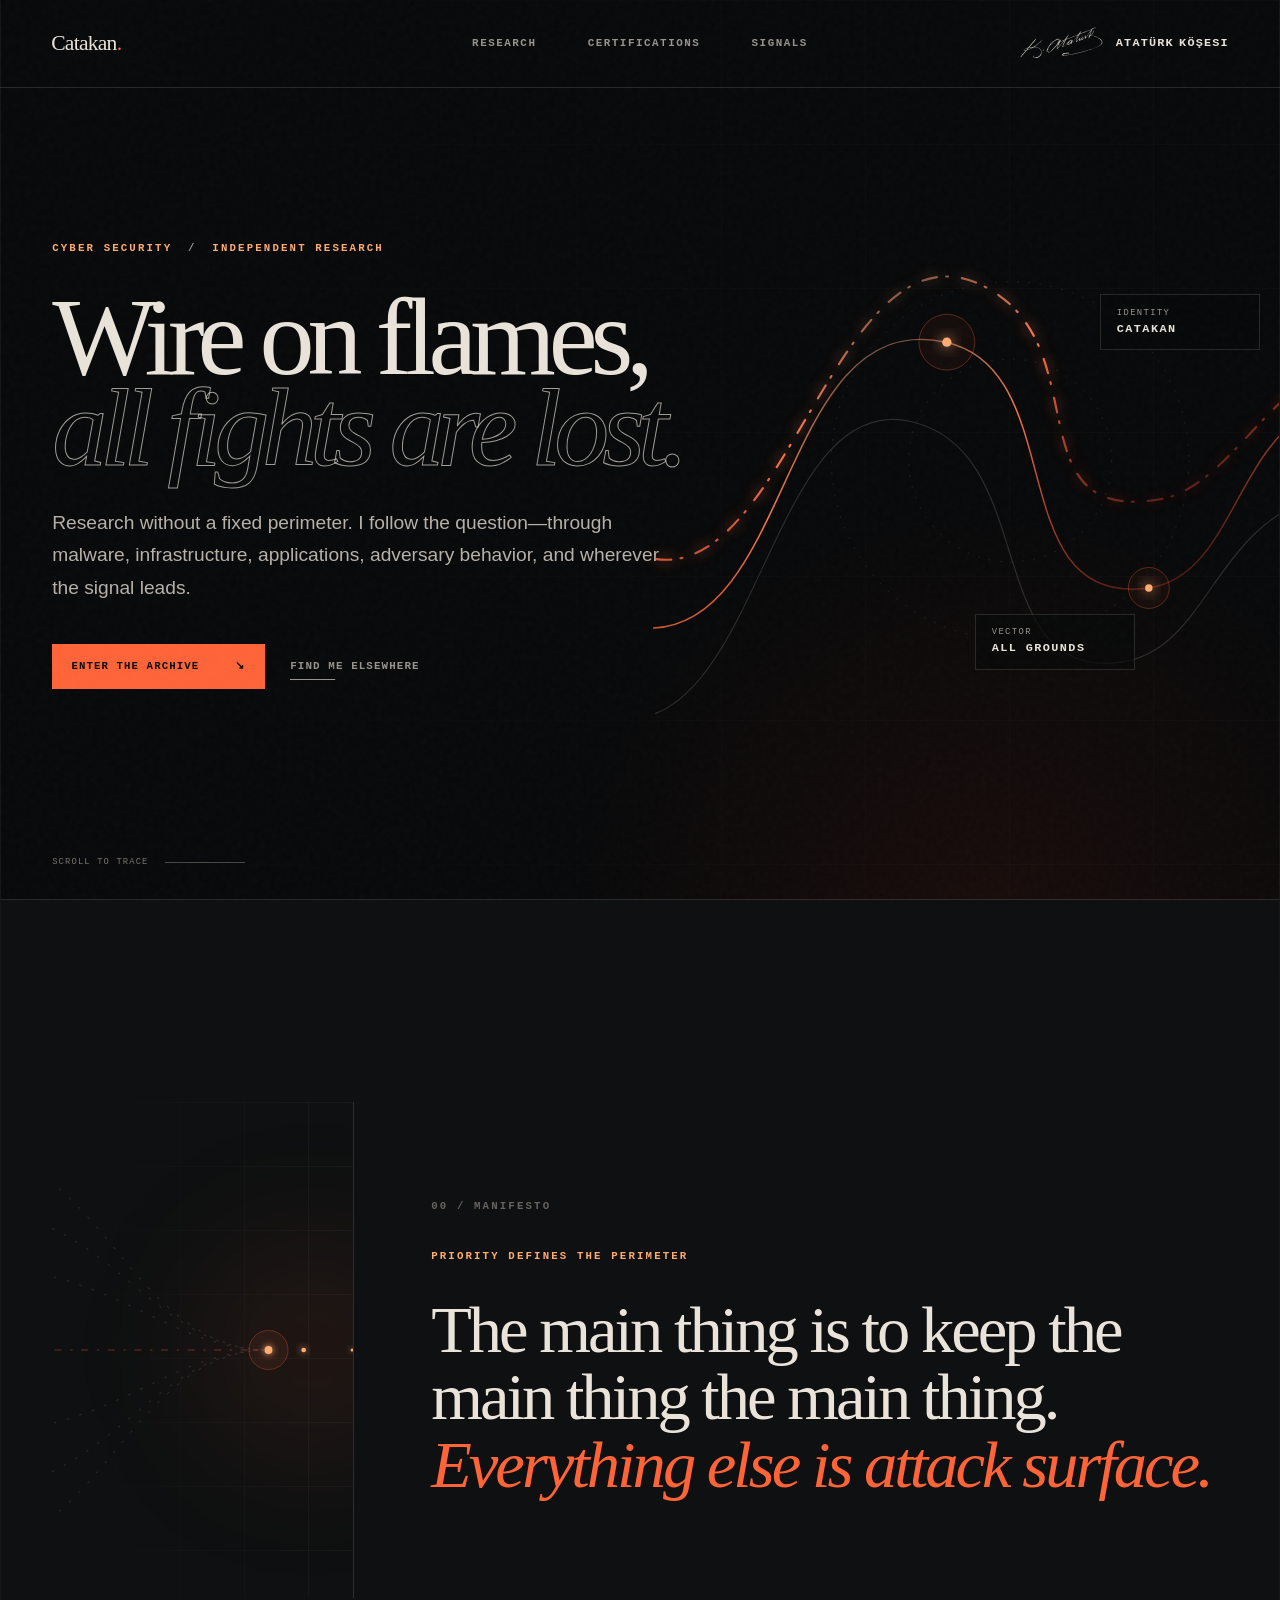
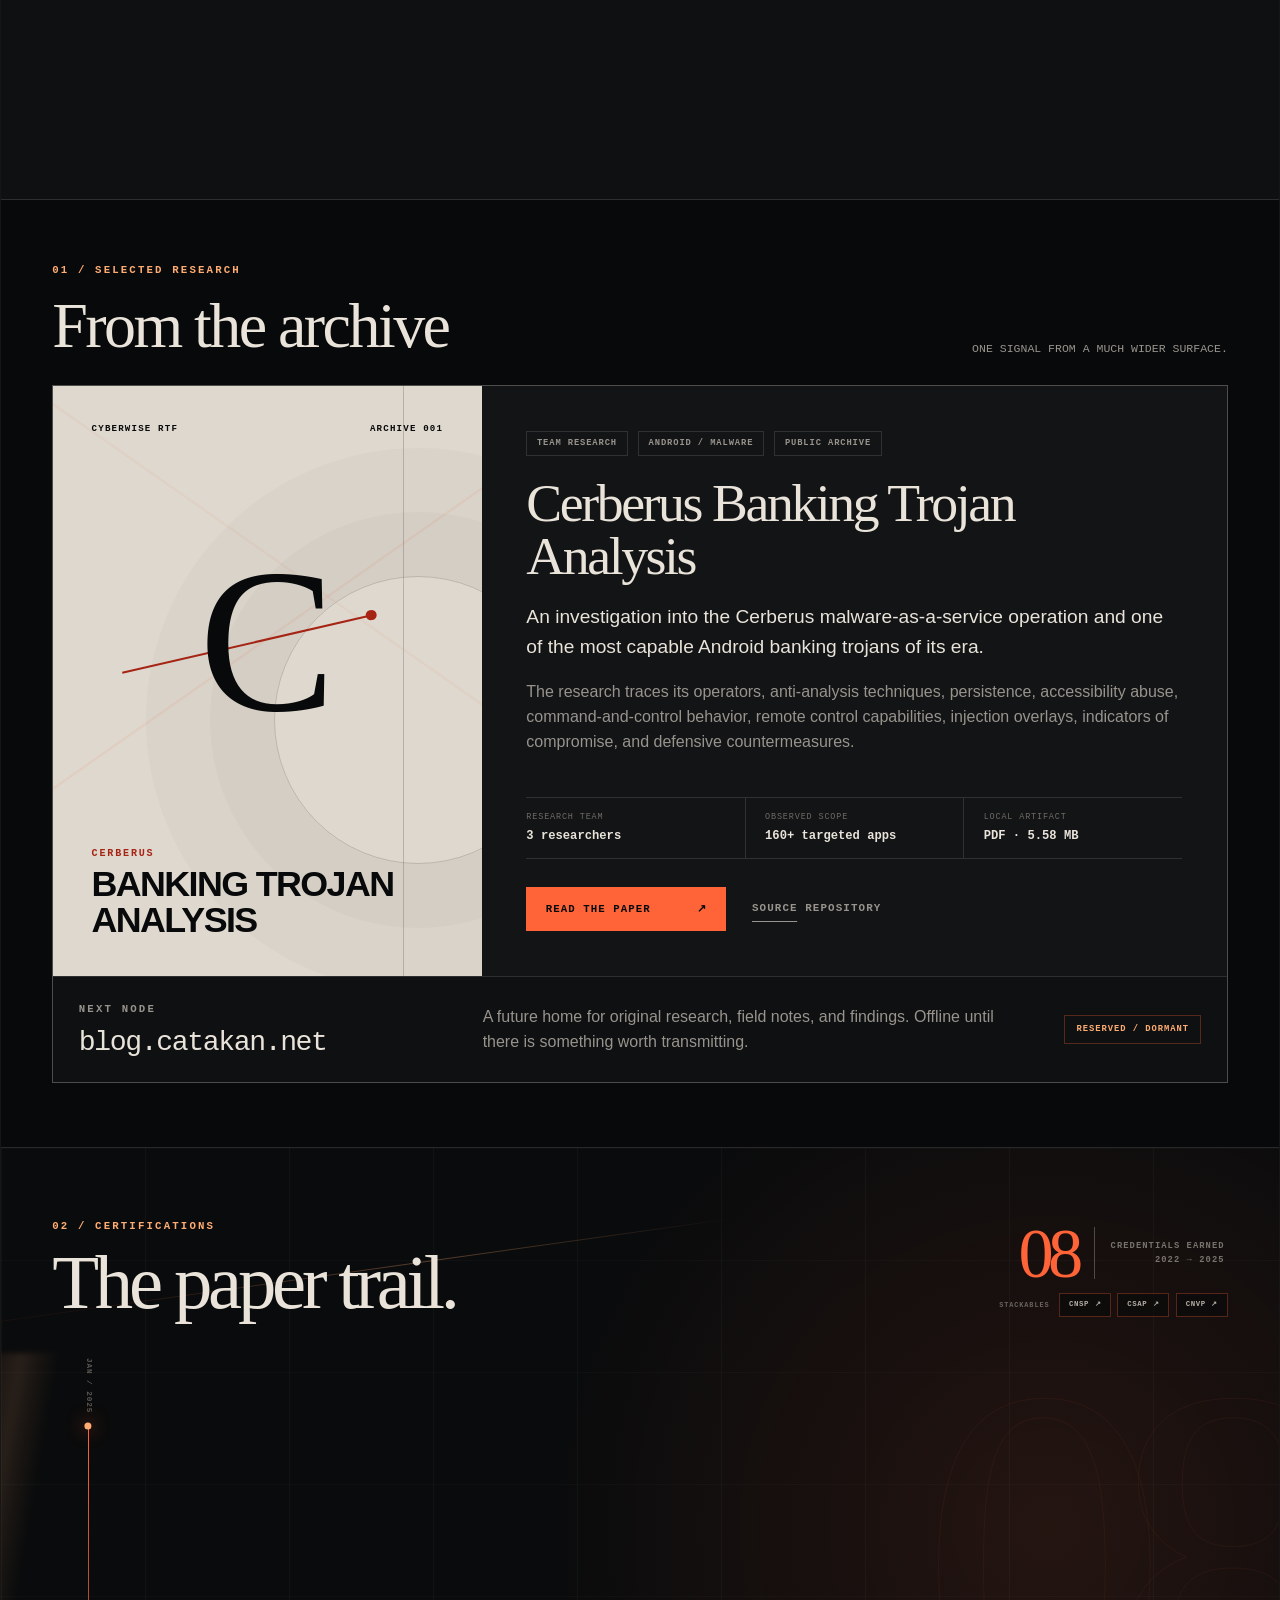
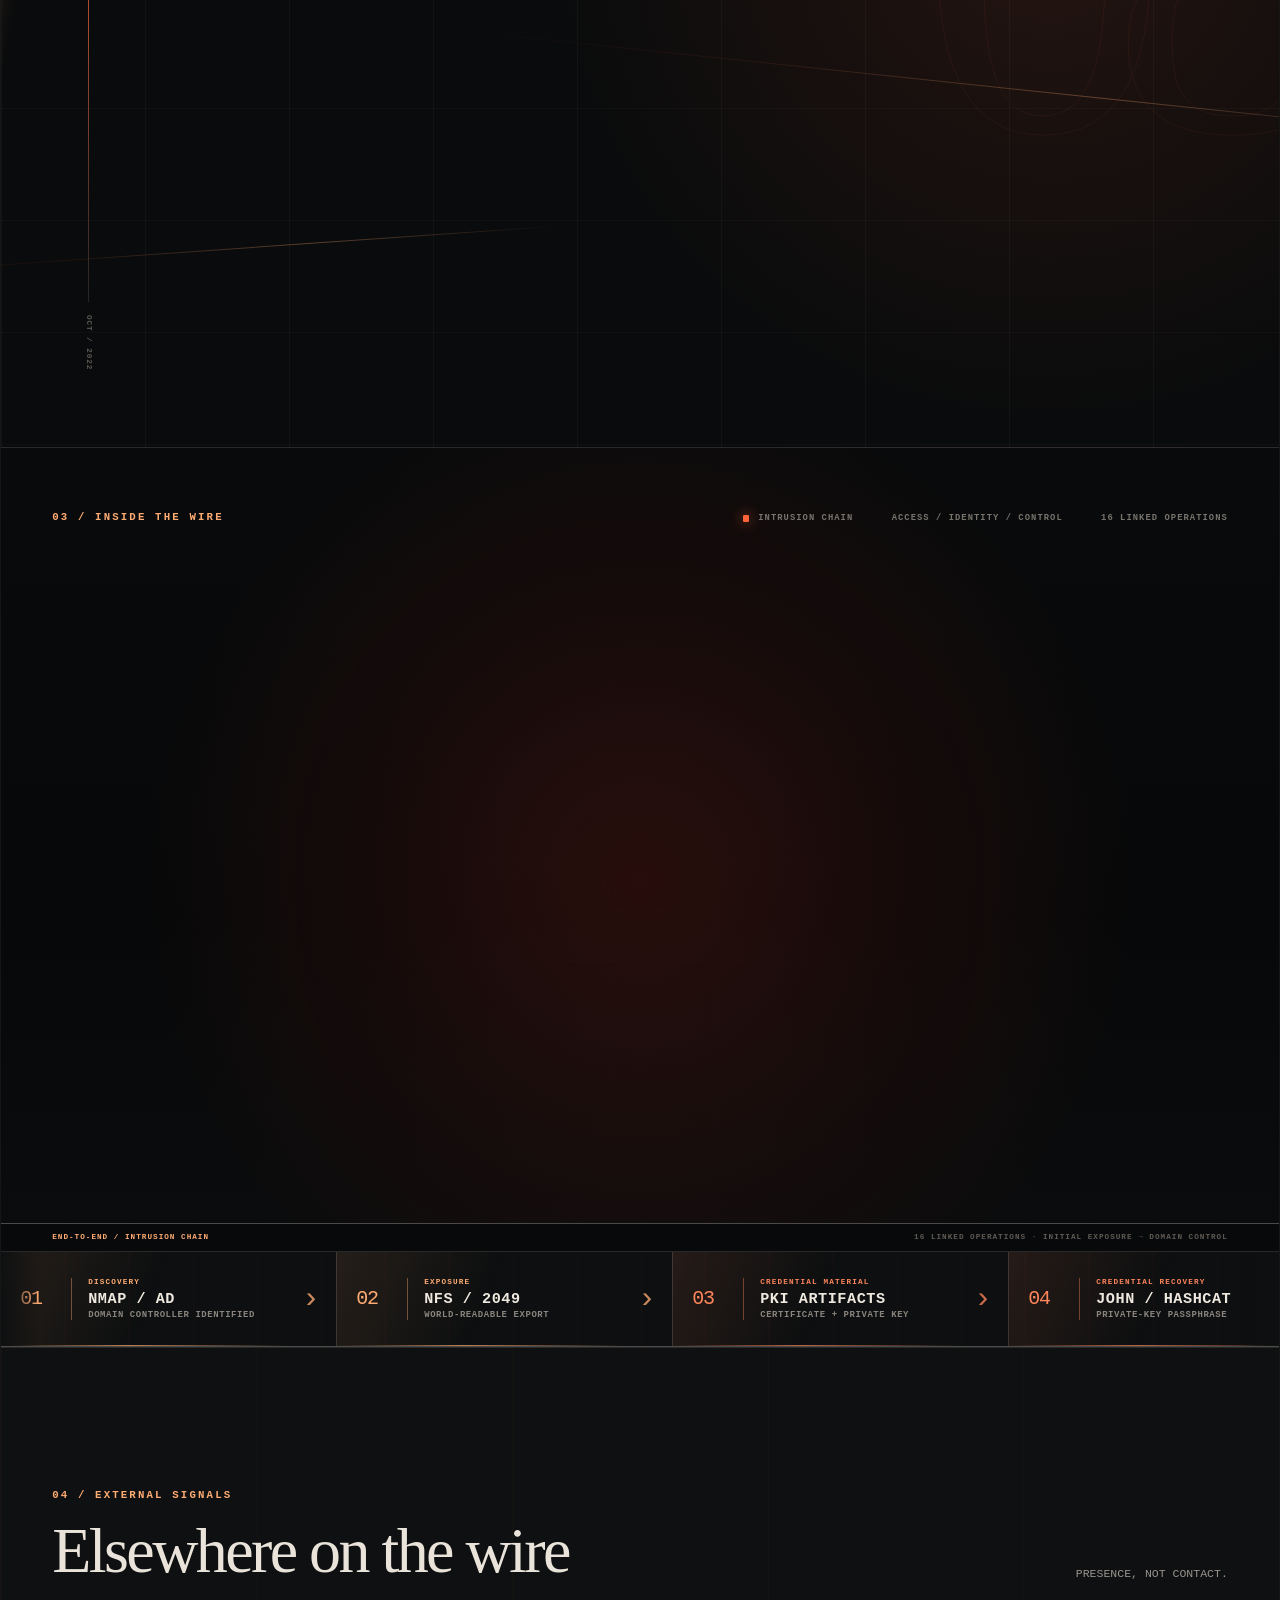
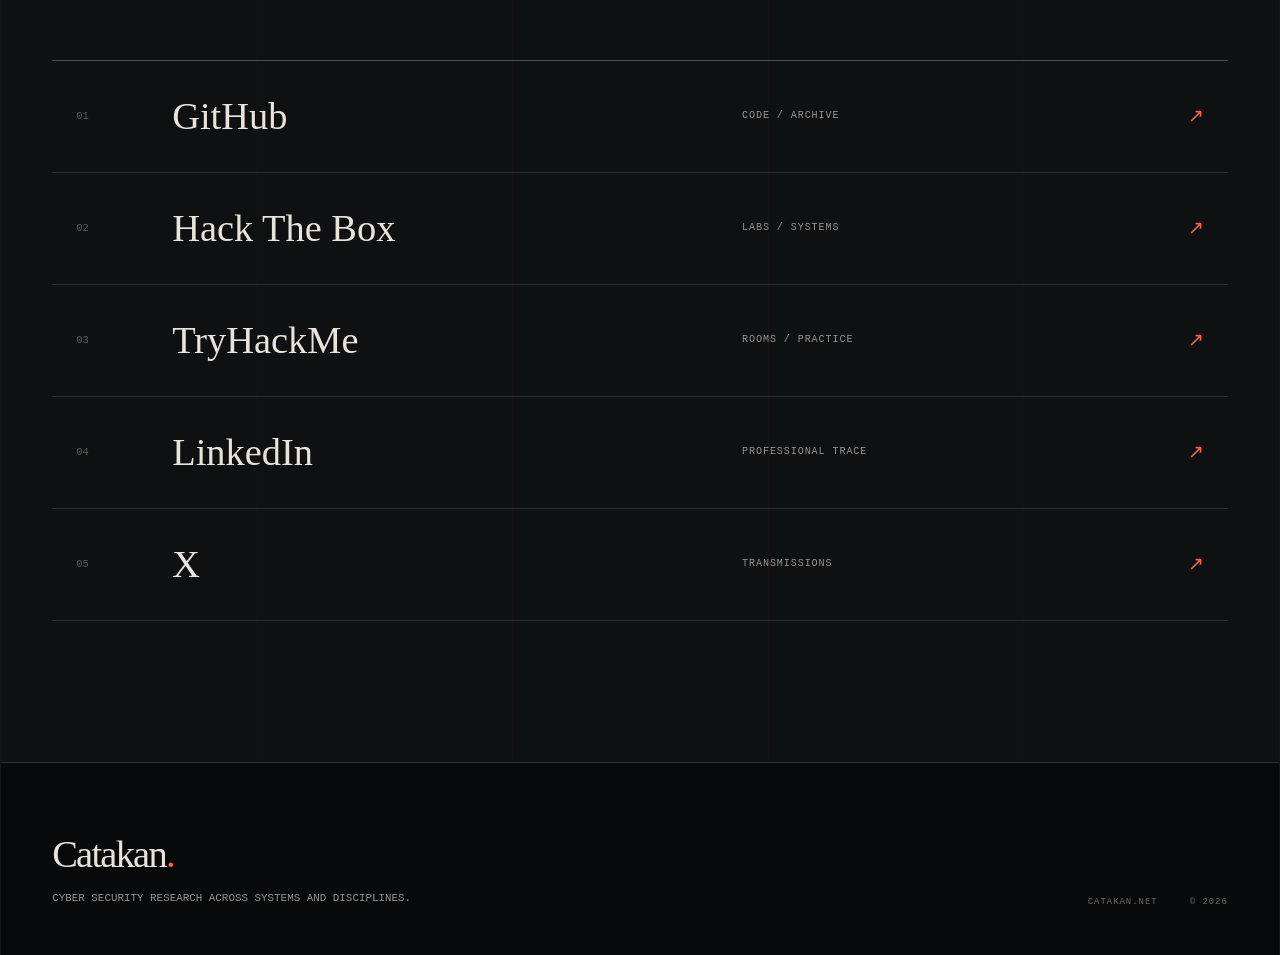
<file: index.html>
<!doctype html>
<html lang="en">
  <head>
    <meta charset="utf-8">
    <meta name="viewport" content="width=device-width, initial-scale=1">
    <meta name="theme-color" content="#08090a">

    <title>Catakan — Somewhere in the wire</title>
    <meta
      name="description"
      content="Catakan is an independent cyber security researcher following questions across the entire attack surface."
    >
    <meta name="author" content="Catakan">

    <meta property="og:type" content="website">
    <meta property="og:title" content="Catakan — Somewhere in the wire">
    <meta
      property="og:description"
      content="Cyber security research without a fixed perimeter."
    >
    <meta property="og:url" content="https://catakan.net/">
    <meta property="og:site_name" content="Catakan">

    <link rel="canonical" href="https://catakan.net/">
    <link rel="icon" href="assets/favicon.svg" type="image/svg+xml">
    <link rel="stylesheet" href="styles.css">
    <script src="credentials.js" defer></script>
    <script src="script.js" defer></script>
  </head>

  <body>
    <a class="skip-link" href="#main-content">Skip to content</a>

    <div class="page-shell">
      <header class="site-header">
        <a class="brand" href="#top" aria-label="Catakan, back to top">
          <span>Catakan<span class="brand-stop" aria-hidden="true">.</span></span>
        </a>

        <nav class="site-nav" aria-label="Primary navigation">
          <a href="#research">Research</a>
          <a href="#certifications">Certifications</a>
          <a href="#signals">Signals</a>
        </nav>

        <a class="ataturk-corner-link" href="/ataturk/">
          <span class="ataturk-signature" aria-hidden="true"></span>
          <span class="ataturk-corner-copy"><span>Atatürk</span><span>Köşesi</span></span>
        </a>
      </header>

      <main id="main-content">
        <section class="hero" id="top" aria-labelledby="hero-title">
          <div class="hero-copy">
            <p class="eyebrow reveal">Cyber security <span>/</span> independent research</p>
            <h1 id="hero-title" class="reveal reveal-delay-1">
              <span>Wire on flames,</span>
              <span>all fights are lost.</span>
            </h1>
            <p class="hero-intro reveal reveal-delay-2">
              Research without a fixed perimeter. I follow the question—through
              malware, infrastructure, applications, adversary behavior, and
              wherever the signal leads.
            </p>
            <div class="hero-actions reveal reveal-delay-3">
              <a class="button button-primary" href="#research">
                <span>Enter the archive</span>
                <span aria-hidden="true">↘</span>
              </a>
              <a class="text-link" href="#signals">Find me elsewhere</a>
            </div>
          </div>

          <div class="hero-visual reveal reveal-delay-2" aria-hidden="true">
            <svg class="wire-map" viewBox="0 0 660 720" role="presentation">
              <defs>
                <filter id="wire-glow" x="-100%" y="-100%" width="300%" height="300%">
                  <feGaussianBlur stdDeviation="7" result="blur"></feGaussianBlur>
                  <feMerge>
                    <feMergeNode in="blur"></feMergeNode>
                    <feMergeNode in="SourceGraphic"></feMergeNode>
                  </feMerge>
                </filter>
                <linearGradient id="wire-gradient" x1="0" y1="0" x2="1" y2="1">
                  <stop offset="0" stop-color="#f1c7a7" stop-opacity="0"></stop>
                  <stop offset=".4" stop-color="#ff7548"></stop>
                  <stop offset="1" stop-color="#d72d17" stop-opacity="0"></stop>
                </linearGradient>
              </defs>
              <circle cx="361" cy="354" r="192" class="orbit orbit-outer"></circle>
              <circle cx="361" cy="354" r="109" class="orbit orbit-inner"></circle>
              <path
                class="wire wire-dim"
                d="M-20 626C96 580 116 282 253 312c142 30 75 278 226 259 91-12 99-137 201-174"
              ></path>
              <path
                class="wire wire-bright"
                d="M-22 534C129 527 116 188 292 227c135 30 58 286 218 264 86-12 93-145 171-188"
              ></path>
              <path
                class="wire wire-hot"
                d="M-19 460C123 480 177 91 331 166c127 62 31 256 190 230 61-10 102-89 160-129"
              ></path>
              <g class="node-group">
                <circle cx="293" cy="227" r="30" class="node-halo"></circle>
                <circle cx="293" cy="227" r="5" class="node"></circle>
              </g>
              <g class="node-group node-group-second">
                <circle cx="510" cy="491" r="22" class="node-halo"></circle>
                <circle cx="510" cy="491" r="4" class="node"></circle>
              </g>
            </svg>

            <div class="signal-card signal-card-top">
              <span>IDENTITY</span>
              <strong>CATAKAN</strong>
            </div>
            <div class="signal-card signal-card-bottom">
              <span>VECTOR</span>
              <strong>ALL GROUNDS</strong>
            </div>
          </div>

          <div class="scroll-cue" aria-hidden="true">
            <span>Scroll to trace</span>
            <span class="scroll-line"></span>
          </div>
        </section>

        <section class="manifesto section-pad" id="manifesto" aria-labelledby="manifesto-title">
          <div class="convergence-visual" aria-hidden="true">
            <svg viewBox="0 0 520 620" role="presentation">
              <defs>
                <filter id="convergence-glow" x="-100%" y="-100%" width="300%" height="300%">
                  <feGaussianBlur stdDeviation="5" result="blur"></feGaussianBlur>
                  <feMerge>
                    <feMergeNode in="blur"></feMergeNode>
                    <feMergeNode in="SourceGraphic"></feMergeNode>
                  </feMerge>
                </filter>
                <linearGradient id="convergence-gradient" x1="0" y1="0" x2="1" y2="0">
                  <stop offset="0" stop-color="#e9e3da" stop-opacity="0"></stop>
                  <stop offset=".7" stop-color="#ff7548" stop-opacity=".8"></stop>
                  <stop offset="1" stop-color="#ffac73"></stop>
                </linearGradient>
              </defs>
              <g class="trace-bundle">
                <path class="convergence-trace" d="M-15 60C145 60 186 310 360 310"></path>
                <path class="convergence-trace" d="M-15 132C154 132 211 310 360 310"></path>
                <path class="convergence-trace" d="M-15 204C160 204 233 310 360 310"></path>
                <path class="convergence-trace convergence-trace-main" d="M-15 310H360"></path>
                <path class="convergence-trace" d="M-15 416C160 416 233 310 360 310"></path>
                <path class="convergence-trace" d="M-15 488C154 488 211 310 360 310"></path>
                <path class="convergence-trace" d="M-15 560C145 560 186 310 360 310"></path>
              </g>

              <path class="convergence-output" d="M360 310H540"></path>
              <circle class="convergence-halo" cx="360" cy="310" r="25"></circle>
              <circle class="convergence-core" cx="360" cy="310" r="5"></circle>
              <circle class="convergence-packet convergence-packet-one" cx="405" cy="310" r="3"></circle>
              <circle class="convergence-packet convergence-packet-two" cx="467" cy="310" r="2"></circle>
            </svg>
          </div>

          <div class="manifesto-content">
            <div class="section-index" aria-hidden="true">00 / MANIFESTO</div>
            <p class="eyebrow">Priority defines the perimeter</p>
            <h2 id="manifesto-title">
              The main thing is to keep the main thing the main thing.
              <em>Everything else is attack surface.</em>
            </h2>
          </div>
        </section>

        <section class="research section-pad" id="research" aria-labelledby="research-title">
          <div class="section-heading">
            <div>
              <p class="section-index">01 / SELECTED RESEARCH</p>
              <h2 id="research-title">From the archive</h2>
            </div>
            <p class="section-aside">One signal from a much wider surface.</p>
          </div>

          <div class="research-stack">
            <article class="research-card">
              <div class="paper-cover" aria-hidden="true">
                <div class="paper-topline">
                  <span>CYBERWISE RTF</span>
                  <span>ARCHIVE 001</span>
                </div>
                <div class="paper-symbol">
                  <span>C</span>
                  <span class="symbol-trace"></span>
                </div>
                <div class="paper-title">
                  <span>CERBERUS</span>
                  <strong>BANKING TROJAN<br>ANALYSIS</strong>
                </div>
              </div>

              <div class="research-copy">
                <div class="research-meta">
                  <span>Team research</span>
                  <span>Android / Malware</span>
                  <span>Public archive</span>
                </div>
                <h3>Cerberus Banking Trojan Analysis</h3>
                <p class="research-lead">
                  An investigation into the Cerberus malware-as-a-service operation
                  and one of the most capable Android banking trojans of its era.
                </p>
                <p>
                  The research traces its operators, anti-analysis techniques,
                  persistence, accessibility abuse, command-and-control behavior,
                  remote control capabilities, injection overlays, indicators of
                  compromise, and defensive countermeasures.
                </p>

                <dl class="research-facts">
                  <div>
                    <dt>Research team</dt>
                    <dd>3 researchers</dd>
                  </div>
                  <div>
                    <dt>Observed scope</dt>
                    <dd>160+ targeted apps</dd>
                  </div>
                  <div>
                    <dt>Local artifact</dt>
                    <dd>PDF · 5.58 MB</dd>
                  </div>
                </dl>

                <div class="research-actions">
                  <a
                    class="button button-primary"
                    href="assets/research/cerberus-research-paper.pdf"
                    target="_blank"
                    rel="noopener"
                  >
                    <span>Read the paper</span>
                    <span aria-hidden="true">↗</span>
                  </a>
                  <a
                    class="text-link"
                    href="https://github.com/ics-iot-bootcamp/cerberus_research"
                    target="_blank"
                    rel="noopener noreferrer"
                  >Source repository</a>
                </div>
              </div>
            </article>

            <div class="future-node">
              <div>
                <p class="eyebrow">Next node</p>
                <h3>blog.catakan.net</h3>
              </div>
              <p>
                A future home for original research, field notes, and findings.
                Offline until there is something worth transmitting.
              </p>
              <span class="node-state">Reserved / dormant</span>
            </div>
          </div>
        </section>

        <section
          class="certifications section-pad"
          id="certifications"
          aria-labelledby="certifications-title"
          data-certifications
        >
          <div class="certification-traces" aria-hidden="true">
            <span></span>
            <span></span>
            <span></span>
          </div>

          <header class="certifications-heading">
            <div>
              <p class="section-index">02 / CERTIFICATIONS</p>
              <h2 id="certifications-title">The paper trail.</h2>
            </div>
            <div class="certification-summary">
              <div class="certification-total" aria-label="Eight certifications earned from 2022 through 2025">
                <strong>08</strong>
                <span>credentials earned<br>2022 → 2025</span>
              </div>
              <nav
                class="stackable-verifications"
                data-stackable-verifications
                aria-label="Verify CompTIA stackable certifications"
              ></nav>
            </div>
          </header>

          <div class="certification-stage">
            <div class="certification-axis" aria-hidden="true">
              <span>JAN / 2025</span>
              <i><b></b></i>
              <span>OCT / 2022</span>
            </div>

            <ol class="certification-list">
              <li class="certification-card" data-credential="oscp">
                <span class="certification-number" aria-hidden="true">01</span>
                <div class="certification-copy">
                  <span class="certification-domain">Offensive security</span>
                  <div class="certification-title-row">
                    <h3>OSCP <span aria-hidden="true">|</span> OSCP+</h3>
                    <span
                      class="certification-verifications"
                      data-credential-verifications
                      aria-label="OSCP credential verification links"
                    ></span>
                  </div>
                </div>
                <time datetime="2025-01" aria-label="January 2025"><span>JAN</span>2025</time>
              </li>
              <li class="certification-card" data-credential="ecppt">
                <span class="certification-number" aria-hidden="true">02</span>
                <div class="certification-copy">
                  <span class="certification-domain">Penetration testing</span>
                  <div class="certification-title-row">
                    <h3>eCPPT</h3>
                    <span class="certification-verifications" data-credential-verifications></span>
                  </div>
                </div>
                <time datetime="2024-06" aria-label="June 2024"><span>JUN</span>2024</time>
              </li>
              <li class="certification-card" data-credential="emapt">
                <span class="certification-number" aria-hidden="true">03</span>
                <div class="certification-copy">
                  <span class="certification-domain">Mobile application</span>
                  <div class="certification-title-row">
                    <h3>eMAPT</h3>
                    <span class="certification-verifications" data-credential-verifications></span>
                  </div>
                </div>
                <time datetime="2024-04" aria-label="April 2024"><span>APR</span>2024</time>
              </li>
              <li class="certification-card" data-credential="ewptx">
                <span class="certification-number" aria-hidden="true">04</span>
                <div class="certification-copy">
                  <span class="certification-domain">Web application</span>
                  <div class="certification-title-row">
                    <h3>eWPTXv2</h3>
                    <span class="certification-verifications" data-credential-verifications></span>
                  </div>
                </div>
                <time datetime="2023-11" aria-label="November 2023"><span>NOV</span>2023</time>
              </li>
              <li class="certification-card" data-credential="pentest">
                <span class="certification-number" aria-hidden="true">05</span>
                <div class="certification-copy">
                  <span class="certification-domain">PT0-002 / Penetration testing</span>
                  <div class="certification-title-row">
                    <h3>CompTIA PenTest+</h3>
                    <span class="certification-verifications" data-credential-verifications></span>
                  </div>
                </div>
                <time datetime="2023-11" aria-label="November 2023"><span>NOV</span>2023</time>
              </li>
              <li class="certification-card" data-credential="cysa">
                <span class="certification-number" aria-hidden="true">06</span>
                <div class="certification-copy">
                  <span class="certification-domain">CS0-003 / Security analytics</span>
                  <div class="certification-title-row">
                    <h3>CompTIA CySA+</h3>
                    <span class="certification-verifications" data-credential-verifications></span>
                  </div>
                </div>
                <time datetime="2023-06" aria-label="June 2023"><span>JUN</span>2023</time>
              </li>
              <li class="certification-card" data-credential="security">
                <span class="certification-number" aria-hidden="true">07</span>
                <div class="certification-copy">
                  <span class="certification-domain">SY0-601 / Security foundations</span>
                  <div class="certification-title-row">
                    <h3>CompTIA Security+</h3>
                    <span class="certification-verifications" data-credential-verifications></span>
                  </div>
                </div>
                <time datetime="2023-03" aria-label="March 2023"><span>MAR</span>2023</time>
              </li>
              <li class="certification-card" data-credential="network">
                <span class="certification-number" aria-hidden="true">08</span>
                <div class="certification-copy">
                  <span class="certification-domain">N10-008 / Network foundations</span>
                  <div class="certification-title-row">
                    <h3>CompTIA Network+</h3>
                    <span class="certification-verifications" data-credential-verifications></span>
                  </div>
                </div>
                <time datetime="2022-10" aria-label="October 2022"><span>OCT</span>2022</time>
              </li>
            </ol>
          </div>
        </section>

        <section
          class="horsemen"
          id="inside-wire"
          aria-labelledby="horsemen-title"
          data-horsemen
        >
          <div class="horsemen-grid" aria-hidden="true"></div>
          <div class="horsemen-orbit horsemen-orbit-outer" aria-hidden="true"></div>
          <div class="horsemen-orbit horsemen-orbit-inner" aria-hidden="true"></div>

          <header class="horsemen-header">
            <p class="section-index">03 / INSIDE THE WIRE</p>
            <div class="case-readout" aria-label="End-to-end intrusion-chain context">
              <span><i aria-hidden="true"></i> Intrusion chain</span>
              <span>Access / identity / control</span>
              <span>16 linked operations</span>
            </div>
          </header>

          <div class="horsemen-scene">
            <div class="horsemen-art">
              <div class="horsemen-image-shell">
                <img
                  src="assets/generic_images/the5horseman.jpg"
                  alt="The Five Horsemen of malware: spyware, ransomware, botnet, stealer, and adware"
                  width="1500"
                  height="500"
                  loading="lazy"
                  decoding="async"
                >
                <div class="horsemen-scan" aria-hidden="true"></div>
              </div>
              <span class="frame-code frame-code-left" aria-hidden="true">END-TO-END / PENETRATION FLOW</span>
              <span class="frame-code frame-code-right" aria-hidden="true">INITIAL ACCESS → DOMAIN CONTROL</span>
            </div>

            <div class="horsemen-copy">
              <h2
                id="horsemen-title"
                aria-label="I'm in your infra laughing at your session history."
              >
                <span class="horsemen-line horsemen-line-one" aria-hidden="true">I'm in your infra</span>
                <span class="horsemen-line horsemen-line-two" aria-hidden="true">laughing at your</span>
                <span class="horsemen-line horsemen-line-three" aria-hidden="true">session history.</span>
              </h2>
            </div>
          </div>

          <div
            class="threat-ticker"
            aria-label="End-to-end compromise path from initial exposure to Administrator access"
          >
            <div class="attack-rail-label" aria-hidden="true">
              <span>End-to-end / intrusion chain</span>
              <span>16 linked operations · initial exposure → domain control</span>
            </div>
            <div class="threat-window">
              <div class="threat-track" data-threat-track>
                <div class="threat-sequence" data-threat-sequence role="list">
                  <span data-phase="discovery" role="listitem"><b>01</b><em>Discovery</em><strong>NMAP / AD</strong><small>domain controller identified</small></span>
                  <span data-phase="discovery" role="listitem"><b>02</b><em>Exposure</em><strong>NFS / 2049</strong><small>world-readable export</small></span>
                  <span data-phase="foothold" role="listitem"><b>03</b><em>Credential material</em><strong>PKI artifacts</strong><small>certificate + private key</small></span>
                  <span data-phase="foothold" role="listitem"><b>04</b><em>Credential recovery</em><strong>John / Hashcat</strong><small>private-key passphrase</small></span>
                  <span data-phase="foothold" role="listitem"><b>05</b><em>Initial identity</em><strong>Certipy</strong><small>user TGT + NT hash</small></span>
                  <span data-phase="control" role="listitem"><b>06</b><em>Pathfinding</em><strong>BloodHound</strong><small>ForceChangePassword</small></span>
                  <span data-phase="control" role="listitem"><b>07</b><em>Account control</em><strong>NetExec</strong><small>controlled password reset</small></span>
                  <span data-phase="esc14" role="listitem"><b>08</b><em>ESC14 / stage 01</em><strong>Mail mapping</strong><small>certificate identity redirected</small></span>
                  <span data-phase="esc14" role="listitem"><b>09</b><em>Certificate enrollment</em><strong>AD CS</strong><small>enrollment template abused</small></span>
                  <span data-phase="esc14" role="listitem"><b>10</b><em>Identity transition</em><strong>Kerberos</strong><small>privileged-user TGT</small></span>
                  <span data-phase="esc14" role="listitem"><b>11</b><em>Remote access</em><strong>Evil-WinRM</strong><small>Kerberos shell established</small></span>
                  <span data-phase="escalation" role="listitem"><b>12</b><em>ESC14 / stage 02</em><strong>altSecurityIdentities</strong><small>replication identity mapped</small></span>
                  <span data-phase="escalation" role="listitem"><b>13</b><em>Certificate enrollment</em><strong>AD CS</strong><small>enrollment cert remapped</small></span>
                  <span data-phase="escalation" role="listitem"><b>14</b><em>Identity transition</em><strong>Certipy</strong><small>replication TGT + NT hash</small></span>
                  <span data-phase="domain" role="listitem"><b>15</b><em>Domain replication</em><strong>DCSync / DRSUAPI</strong><small>domain credential dump</small></span>
                  <span data-phase="domain" role="listitem"><b>16</b><em>Full compromise</em><strong>Evil-WinRM / NTLM</strong><small>Administrator</small></span>
                </div>
              </div>
            </div>
          </div>
        </section>

        <div class="closing-page">
          <section class="signals section-pad" id="signals" aria-labelledby="signals-title">
            <div class="section-heading">
              <div>
                <p class="section-index">04 / EXTERNAL SIGNALS</p>
                <h2 id="signals-title">Elsewhere on the wire</h2>
              </div>
              <p class="section-aside">Presence, not contact.</p>
            </div>

            <div class="signal-grid">
              <a
                class="signal-link"
                href="https://github.com/Armageddon0x00"
                target="_blank"
                rel="noopener noreferrer"
              >
                <span class="signal-number">01</span>
                <span class="signal-name">GitHub</span>
                <span class="signal-type">Code / archive</span>
                <span class="signal-arrow" aria-hidden="true">↗</span>
              </a>
              <a
                class="signal-link"
                href="https://app.hackthebox.com/public/users/1074692"
                target="_blank"
                rel="noopener noreferrer"
              >
                <span class="signal-number">02</span>
                <span class="signal-name">Hack The Box</span>
                <span class="signal-type">Labs / systems</span>
                <span class="signal-arrow" aria-hidden="true">↗</span>
              </a>
              <a
                class="signal-link"
                href="https://tryhackme.com/r/p/Catakan"
                target="_blank"
                rel="noopener noreferrer"
              >
                <span class="signal-number">03</span>
                <span class="signal-name">TryHackMe</span>
                <span class="signal-type">Rooms / practice</span>
                <span class="signal-arrow" aria-hidden="true">↗</span>
              </a>
              <a
                class="signal-link"
                href="https://www.linkedin.com/in/catakan-1337/"
                target="_blank"
                rel="noopener noreferrer"
              >
                <span class="signal-number">04</span>
                <span class="signal-name">LinkedIn</span>
                <span class="signal-type">Professional trace</span>
                <span class="signal-arrow" aria-hidden="true">↗</span>
              </a>
              <a
                class="signal-link"
                href="https://x.com/0x00Armageddon"
                target="_blank"
                rel="noopener noreferrer"
              >
                <span class="signal-number">05</span>
                <span class="signal-name">X</span>
                <span class="signal-type">Transmissions</span>
                <span class="signal-arrow" aria-hidden="true">↗</span>
              </a>
            </div>
          </section>

          <footer class="site-footer">
            <div>
              <p class="footer-line">Catakan<span aria-hidden="true">.</span></p>
              <p class="footer-note">Cyber security research across systems and disciplines.</p>
            </div>
            <div class="footer-meta">
              <span>catakan.net</span>
              <span>© <time id="year"></time></span>
            </div>
          </footer>
        </div>
      </main>
    </div>

    <!-- Cloudflare Web Analytics -->
    <script
      type="module"
      src="https://static.cloudflareinsights.com/beacon.min.js"
      data-cf-beacon='{"token":"1abf451ab2354378adbcb99709777211"}'
    ></script>
    <!-- End Cloudflare Web Analytics -->
  </body>
</html>
</file>
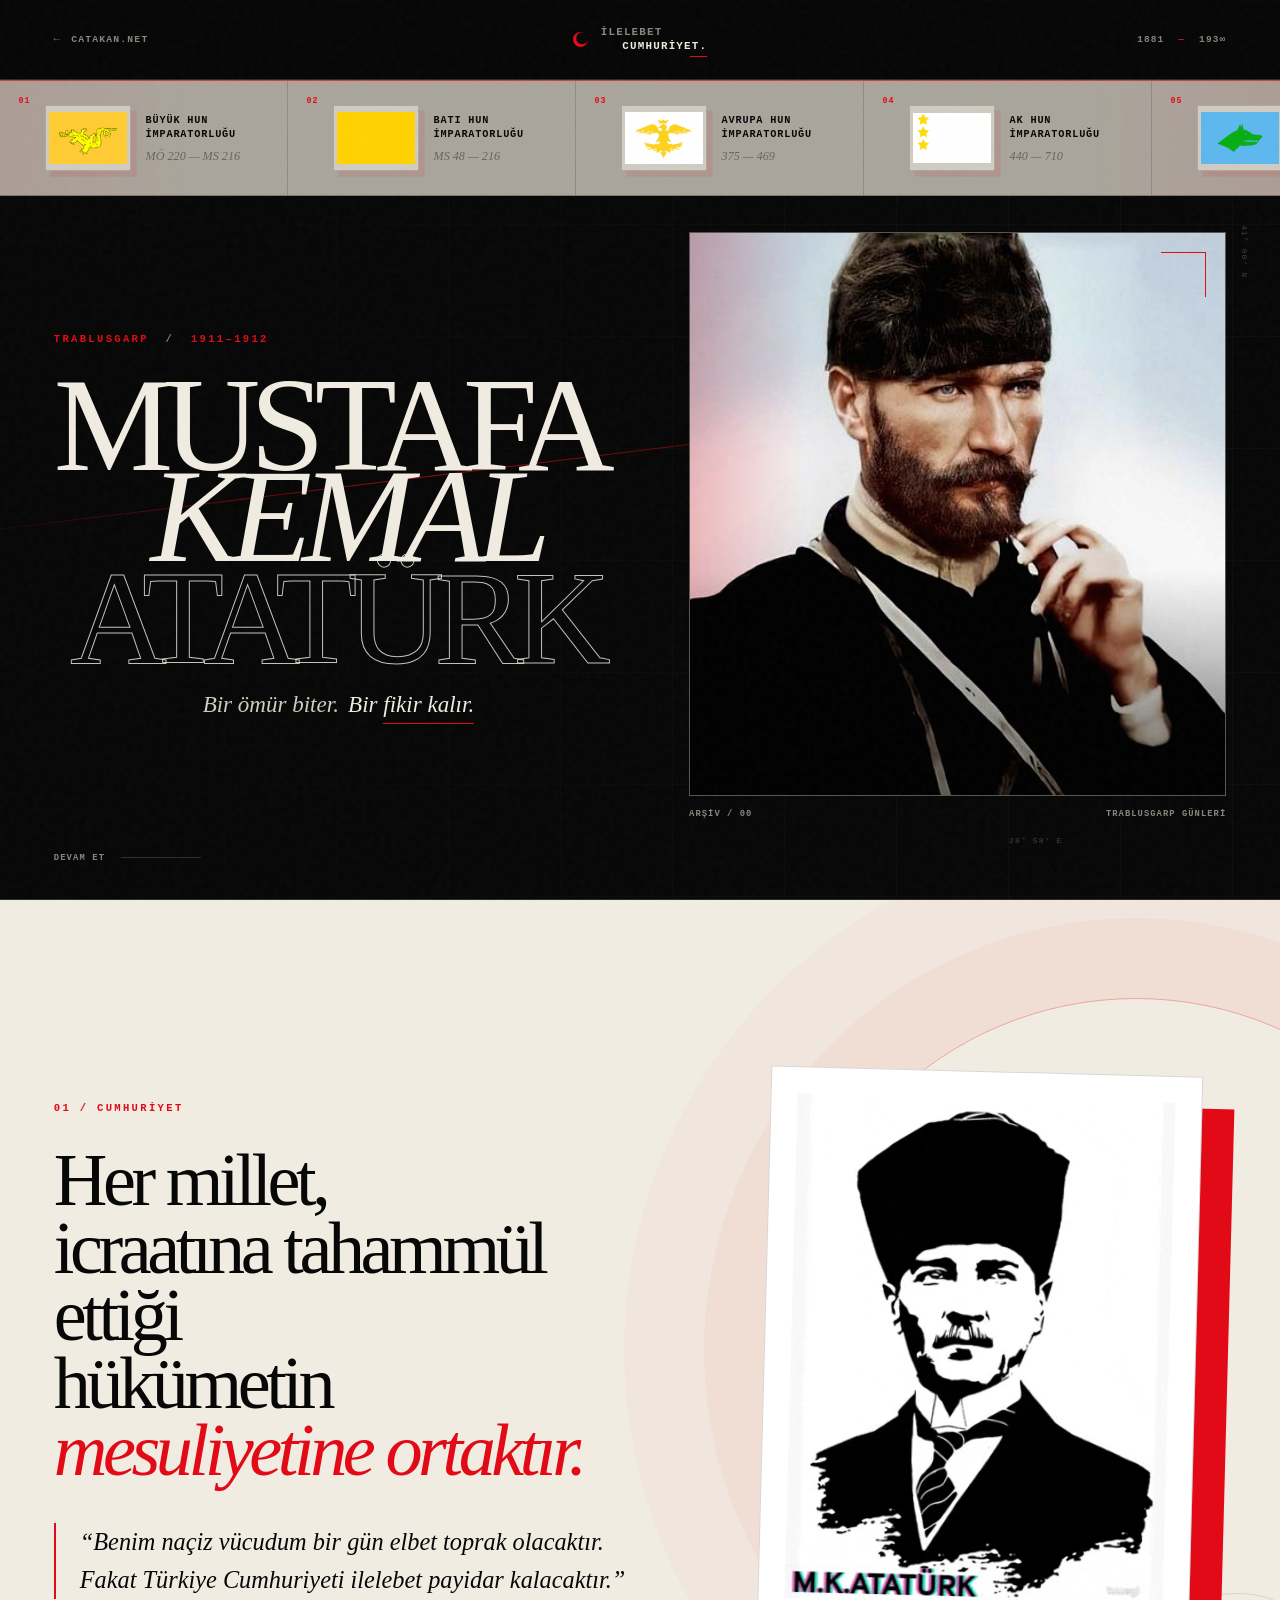
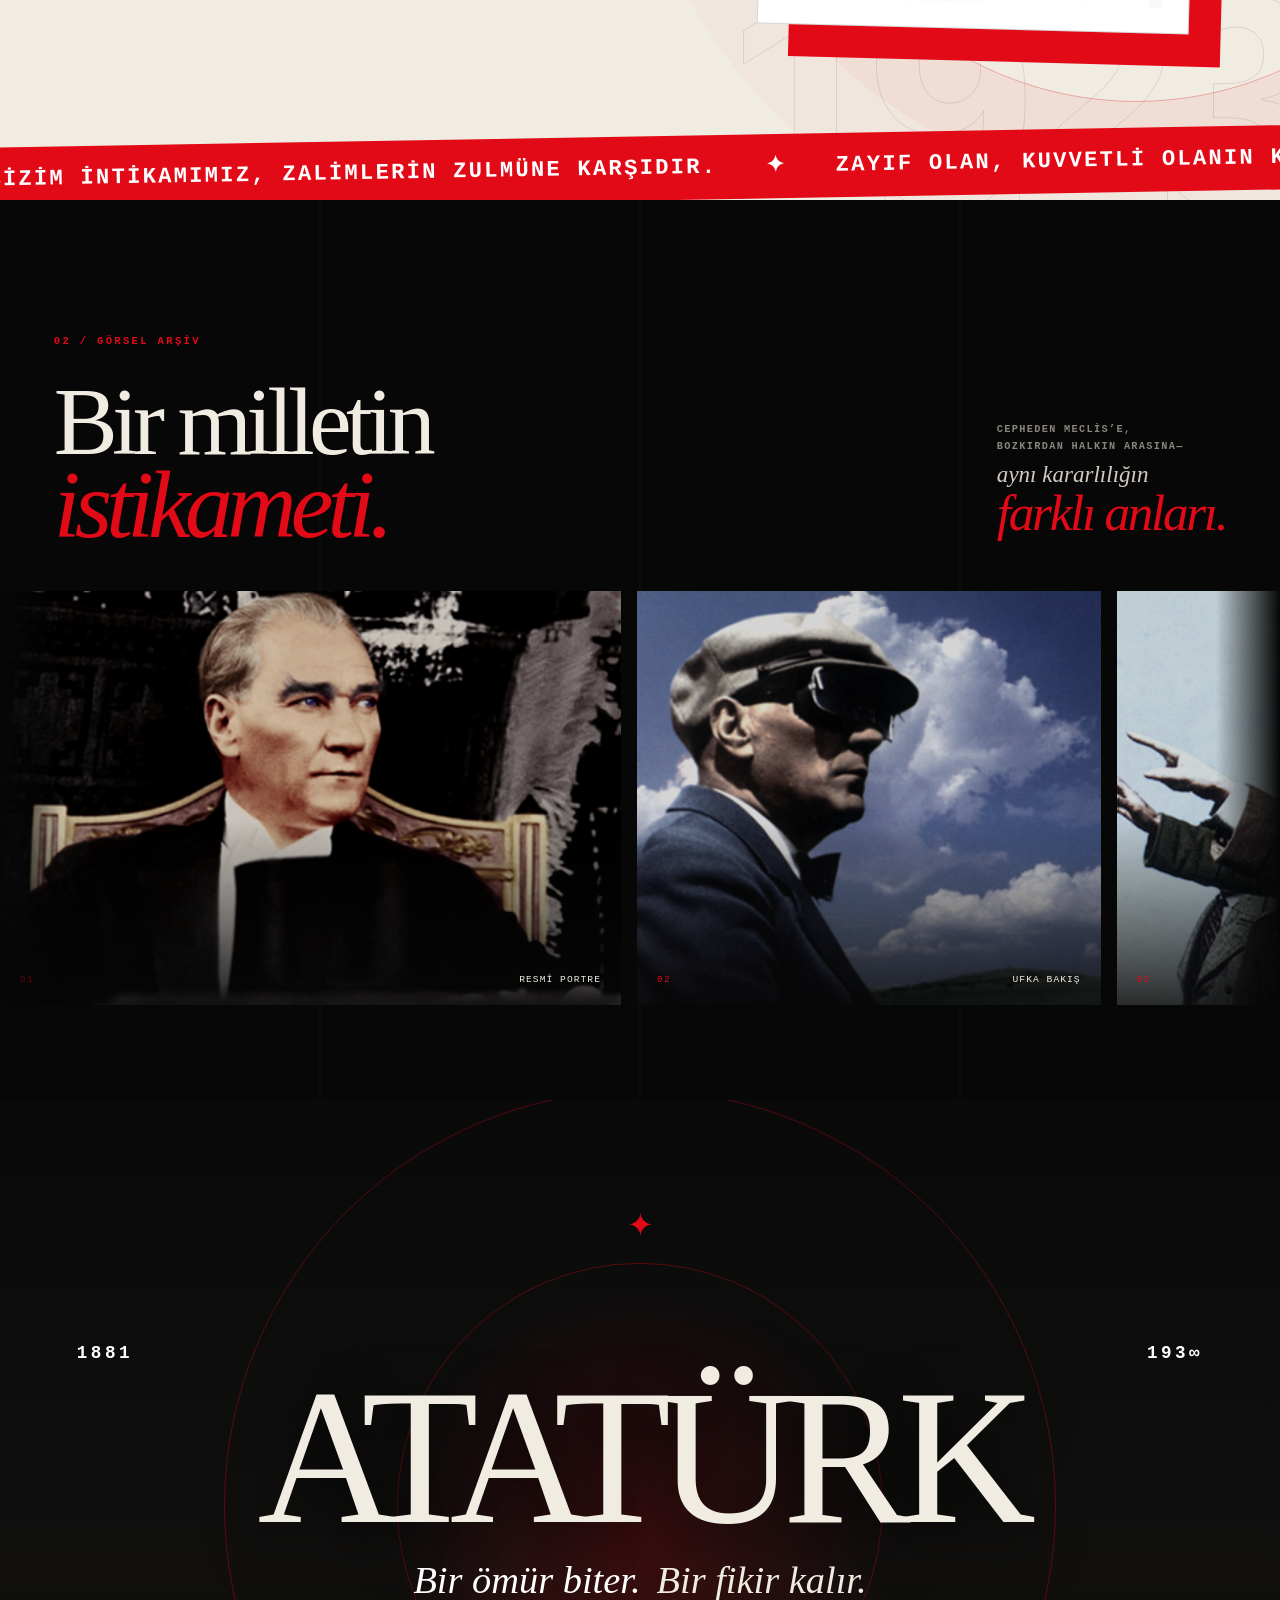
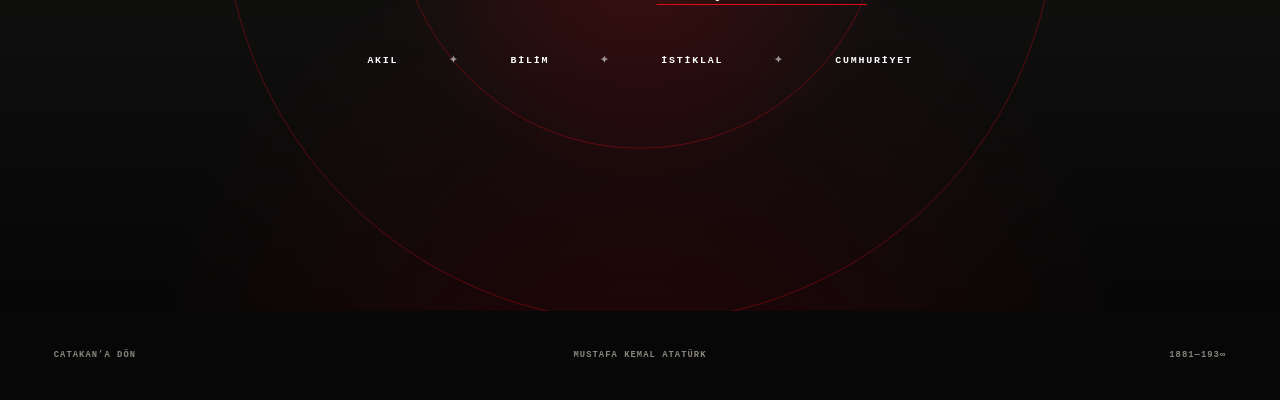
<file: ataturk/index.html>
<!doctype html>
<html lang="tr">
  <head>
    <meta charset="utf-8">
    <meta name="viewport" content="width=device-width, initial-scale=1">
    <meta name="theme-color" content="#070707">

    <title>Atatürk Köşesi — Catakan</title>
    <meta
      name="description"
      content="Mustafa Kemal Atatürk için hazırlanmış görsel bir arşiv ve saygı köşesi."
    >

    <meta property="og:type" content="website">
    <meta property="og:title" content="Atatürk Köşesi — Catakan">
    <meta
      property="og:description"
      content="Bir ömür biter. Bir fikir kalır."
    >
    <meta property="og:url" content="https://catakan.net/ataturk/">
    <meta property="og:site_name" content="Catakan">

    <link rel="canonical" href="https://catakan.net/ataturk/">
    <link rel="icon" href="../assets/favicon.svg" type="image/svg+xml">
    <link rel="preload" as="image" href="../ataturk_pictures/ataturk_trablusgarp.jpg">
    <link rel="preload" as="image" href="../ataturk_pictures/ataturk_cumhuriyet_gif.gif">
    <link rel="stylesheet" href="ataturk.css">
    <script src="ataturk.js" defer></script>
  </head>

  <body>
    <a class="skip-link" href="#ataturk-main">İçeriğe geç</a>
    <div class="scroll-progress" aria-hidden="true"></div>

    <header class="corner-header">
      <a class="back-link" href="/">
        <span aria-hidden="true">←</span>
        <span>catakan.net</span>
      </a>

      <a
        class="corner-name"
        href="#ataturk-top"
        aria-label="İlelebet Cumhuriyet. Başa dön."
      >
        <span class="corner-crescent" aria-hidden="true"></span>
        <span class="corner-thought" aria-hidden="true">
          <span>İlelebet</span>
          <strong>Cumhuriyet.</strong>
        </span>
      </a>

      <div class="corner-years" aria-label="1881–193 sonsuz">1881 <span>—</span> 193∞</div>
    </header>

    <main id="ataturk-main">
      <section class="ataturk-hero" id="ataturk-top" aria-labelledby="ataturk-title">
        <div class="hero-grid" aria-hidden="true"></div>
        <div class="hero-red-line" aria-hidden="true"></div>

        <div
          class="history-ribbon"
          data-history-ribbon
          aria-label="Büyük Türk devletlerinden Türkiye Cumhuriyeti'ne tarihî bayraklar"
        >
          <div class="history-track" data-history-track>
            <div class="history-sequence" data-history-sequence></div>
          </div>
        </div>

        <div class="hero-copy" data-reveal>
          <p class="hero-kicker">Trablusgarp <span>/</span> 1911–1912</p>
          <h1 id="ataturk-title">
            <span>Mustafa</span>
            <span>Kemal</span>
            <span class="title-outline">Atatürk</span>
          </h1>
          <p class="hero-statement">
            <span>Bir ömür biter.</span>
            <strong>Bir fikir kalır.</strong>
          </p>
        </div>

        <figure class="hero-portrait" data-portrait data-reveal>
          <div class="portrait-frame">
            <img
              src="../ataturk_pictures/ataturk_trablusgarp.jpg"
              alt="Mustafa Kemal Atatürk'ün Trablusgarp döneminden renkli portresi"
              width="512"
              height="507"
              fetchpriority="high"
            >
          </div>
          <figcaption>
            <span>Arşiv / 00</span>
            <span>Trablusgarp günleri</span>
          </figcaption>
        </figure>

        <div class="hero-coordinate coordinate-one" aria-hidden="true">41° 00′ N</div>
        <div class="hero-coordinate coordinate-two" aria-hidden="true">28° 58′ E</div>

        <a class="hero-scroll" href="#cumhuriyet">
          <span>Devam et</span>
          <span class="hero-scroll-line" aria-hidden="true"></span>
        </a>
      </section>

      <section class="republic" id="cumhuriyet" aria-labelledby="republic-title">
        <div class="republic-orbit" aria-hidden="true"></div>
        <div class="republic-year" aria-hidden="true">1923</div>

        <div class="republic-copy" data-reveal>
          <p class="section-label">01 / Cumhuriyet</p>
          <h2 id="republic-title">
            <span>Her millet,</span>
            <span>icraatına tahammül ettiği</span>
            <span>hükümetin</span>
            <em>mesuliyetine ortaktır.</em>
          </h2>
          <blockquote>
            “Benim naçiz vücudum bir gün elbet toprak olacaktır. Fakat Türkiye
            Cumhuriyeti ilelebet payidar kalacaktır.”
          </blockquote>
        </div>

        <figure class="republic-gif" data-reveal>
          <div class="gif-frame">
            <img
              src="../ataturk_pictures/ataturk_cumhuriyet_gif.gif"
              alt="Mustafa Kemal Atatürk'ün siyah-beyaz hareketli portresi"
              width="360"
              height="480"
            >
          </div>
        </figure>

        <div class="peace-marquee" aria-label="Atatürk sözleri">
          <div class="marquee-track" aria-hidden="true">
            <span>Bizim intikamımız, zalimlerin zulmüne karşıdır.</span>
            <span>Zayıf olan, kuvvetli olanın kesinlikle mahkûmudur.</span>
            <span>Her şeyden evvel kuvvettir.</span>
            <span>Düşmana merhamet, acizlik ve zayıflıktır.</span>
            <span>Milletlerin kalbinde intikam hissi olmalı.</span>
            <span>Bizim intikamımız, zalimlerin zulmüne karşıdır.</span>
            <span>Zayıf olan, kuvvetli olanın kesinlikle mahkûmudur.</span>
            <span>Her şeyden evvel kuvvettir.</span>
            <span>Düşmana merhamet, acizlik ve zayıflıktır.</span>
            <span>Milletlerin kalbinde intikam hissi olmalı.</span>
          </div>
        </div>
      </section>

      <section class="archive" id="arsiv" aria-labelledby="archive-title">
        <div class="archive-heading" data-reveal>
          <div>
            <p class="section-label">02 / Görsel arşiv</p>
            <h2 id="archive-title">Bir milletin<br><em>istikameti.</em></h2>
          </div>
          <p class="archive-intro">
            <span class="archive-route">
              Cepheden Meclis’e,<br>
              bozkırdan halkın arasına—
            </span>
            <span class="archive-constant">aynı kararlılığın</span>
            <strong>farklı anları.</strong>
          </p>
        </div>

        <div
          class="archive-ribbon"
          data-archive-ribbon
          data-reveal
          aria-label="Kendiliğinden ilerleyen Atatürk fotoğrafları"
        >
          <div class="archive-track" data-archive-track>
            <div class="archive-sequence" data-archive-sequence>
          <button
            class="archive-card archive-card-wide"
            type="button"
            data-gallery-item
            data-src="../ataturk_pictures/ataturk1.jpg"
            data-caption="Resmî portre"
            aria-label="Resmî portreyi büyüt"
          >
            <img
              src="../ataturk_pictures/ataturk1.jpg"
              alt="Atatürk'ün resmî kıyafetli portresi"
              width="450"
              height="318"
            >
            <span class="archive-number">01</span>
            <span class="archive-caption">Resmî portre</span>
          </button>

          <button
            class="archive-card archive-card-medium"
            type="button"
            data-gallery-item
            data-src="../ataturk_pictures/ataturk2.jpg"
            data-caption="Ufka bakış"
            aria-label="Atatürk'ün açık havadaki fotoğrafını büyüt"
          >
            <img
              src="../ataturk_pictures/ataturk2.jpg"
              alt="Atatürk açık havada şapka ve gözlükle"
              width="450"
              height="318"
            >
            <span class="archive-number">02</span>
            <span class="archive-caption">Ufka bakış</span>
          </button>

          <button
            class="archive-card archive-card-medium"
            type="button"
            data-gallery-item
            data-src="../ataturk_pictures/ataturk3.jpg"
            data-caption="İstikamet"
            aria-label="Atatürk ve subayların fotoğrafını büyüt"
          >
            <img
              src="../ataturk_pictures/ataturk3.jpg"
              alt="Atatürk subaylarla birlikte ileriyi işaret ederken"
              width="450"
              height="318"
            >
            <span class="archive-number">03</span>
            <span class="archive-caption">İstikamet</span>
          </button>

          <button
            class="archive-card archive-card-wide"
            type="button"
            data-gallery-item
            data-src="../ataturk_pictures/ataturk4.jpg"
            data-caption="Devlet ve millet"
            aria-label="Atatürk ve devlet görevlilerinin fotoğrafını büyüt"
          >
            <img
              src="../ataturk_pictures/ataturk4.jpg"
              alt="Atatürk devlet görevlileri ve askerler arasında"
              width="450"
              height="318"
            >
            <span class="archive-number">04</span>
            <span class="archive-caption">Devlet ve millet</span>
          </button>

          <button
            class="archive-card archive-card-large"
            type="button"
            data-gallery-item
            data-src="../ataturk_pictures/ataturk5.jpg"
            data-caption="Halkın arasında"
            aria-label="Atatürk'ün halkla konuştuğu fotoğrafı büyüt"
          >
            <img
              src="../ataturk_pictures/ataturk5.jpg"
              alt="Atatürk bir trenin yanında vatandaşlarla konuşurken"
              width="450"
              height="318"
            >
            <span class="archive-number">05</span>
            <span class="archive-caption">Halkın arasında</span>
          </button>

          <button
            class="archive-card archive-card-portrait"
            type="button"
            data-gallery-item
            data-src="../ataturk_pictures/ataturk6.jpg"
            data-caption="Sahada"
            aria-label="Atatürk'ün askerî kıyafetli fotoğrafını büyüt"
          >
            <img
              src="../ataturk_pictures/ataturk6.jpg"
              alt="Atatürk askerî kıyafetle kayalık arazide"
              width="321"
              height="450"
            >
            <span class="archive-number">06</span>
            <span class="archive-caption">Sahada</span>
          </button>

          <button
            class="archive-card archive-card-medium"
            type="button"
            data-gallery-item
            data-src="../ataturk_pictures/ataturk7.jpg"
            data-caption="Milletle beraber"
            aria-label="Atatürk'ün kalabalık içindeki fotoğrafını büyüt"
          >
            <img
              src="../ataturk_pictures/ataturk7.jpg"
              alt="Atatürk gülümseyerek bir kalabalığın arasında"
              width="450"
              height="318"
            >
            <span class="archive-number">07</span>
            <span class="archive-caption">Milletle beraber</span>
          </button>

          <button
            class="archive-card archive-card-wide"
            type="button"
            data-gallery-item
            data-src="../ataturk_pictures/ataturk8.jpg"
            data-caption="Anadolu"
            aria-label="Atatürk'ün halkı selamladığı fotoğrafı büyüt"
          >
            <img
              src="../ataturk_pictures/ataturk8.jpg"
              alt="Atatürk Türk bayrağı yanında bir topluluğu selamlarken"
              width="450"
              height="318"
            >
            <span class="archive-number">08</span>
            <span class="archive-caption">Anadolu</span>
          </button>

          <button
            class="archive-card archive-card-wide"
            type="button"
            data-gallery-item
            data-src="../ataturk_pictures/ataturk9.jpg"
            data-caption="Trablusgarp"
            aria-label="Atatürk'ün Trablusgarp fotoğrafını büyüt"
          >
            <img
              src="../ataturk_pictures/ataturk9.jpg"
              alt="Atatürk askerî kıyafetle Trablusgarp'ta bir grupla"
              width="450"
              height="318"
            >
            <span class="archive-number">09</span>
            <span class="archive-caption">Trablusgarp</span>
          </button>

          <button
            class="archive-card archive-card-medium"
            type="button"
            data-gallery-item
            data-src="../ataturk_pictures/ataturk10.jpg"
            data-caption="Üreten Türkiye"
            aria-label="Atatürk'ün tarım arazisindeki fotoğrafını büyüt"
          >
            <img
              src="../ataturk_pictures/ataturk10.jpg"
              alt="Atatürk bir heyetle tarım arazisini incelerken"
              width="450"
              height="318"
            >
            <span class="archive-number">10</span>
            <span class="archive-caption">Üreten Türkiye</span>
          </button>
            </div>
          </div>
        </div>
      </section>

      <div class="ataturk-closing-page" id="kapanis">
        <section class="closing" data-closing-scene aria-label="Kapanış">
          <div class="closing-ceremony" aria-hidden="true">
            <div class="pennant-curtain" data-pennant-curtain></div>
            <div
              class="standard-field standard-field-left"
              data-standard-field="left"
            ></div>
            <div
              class="standard-field standard-field-right"
              data-standard-field="right"
            ></div>
          </div>
          <div class="closing-star" aria-hidden="true">✦</div>
          <div class="closing-years" data-reveal>
            <span>1881</span>
            <span>193∞</span>
          </div>
          <h2 data-reveal>Atatürk</h2>
          <p class="closing-thought" data-reveal>
            <span>Bir ömür biter.</span>
            <strong>Bir fikir kalır.</strong>
          </p>
          <div class="closing-pillars" data-reveal aria-label="Akıl, bilim, istiklal, cumhuriyet">
            <span>Akıl</span>
            <span>Bilim</span>
            <span>İstiklal</span>
            <span>Cumhuriyet</span>
          </div>
        </section>

        <footer class="ataturk-footer">
          <a href="/">Catakan’a dön</a>
          <span>Mustafa Kemal Atatürk</span>
          <span>1881—193∞</span>
        </footer>
      </div>
    </main>

    <dialog class="lightbox" id="archive-lightbox" aria-label="Büyütülmüş arşiv fotoğrafı">
      <button class="lightbox-close" type="button" data-lightbox-close aria-label="Fotoğrafı kapat">×</button>
      <button class="lightbox-nav lightbox-prev" type="button" data-lightbox-prev aria-label="Önceki fotoğraf">←</button>
      <figure>
        <img data-lightbox-image alt="">
        <figcaption>
          <span data-lightbox-number></span>
          <strong data-lightbox-caption></strong>
        </figcaption>
      </figure>
      <button class="lightbox-nav lightbox-next" type="button" data-lightbox-next aria-label="Sonraki fotoğraf">→</button>
    </dialog>

    <!-- Cloudflare Web Analytics -->
    <script
      type="module"
      src="https://static.cloudflareinsights.com/beacon.min.js"
      data-cf-beacon='{"token":"1abf451ab2354378adbcb99709777211"}'
    ></script>
    <!-- End Cloudflare Web Analytics -->
  </body>
</html>
</file>
<file: styles.css>
@font-face {
  font-family: "Catakan Sans";
  src: local("Arial");
  font-display: swap;
}

:root {
  --ink: #08090a;
  --ink-soft: #0e1011;
  --panel: #121415;
  --paper: #e9e3da;
  --paper-muted: #98938d;
  --line: rgba(233, 227, 218, 0.14);
  --line-strong: rgba(233, 227, 218, 0.28);
  --ember: #ff6438;
  --ember-hot: #ffac73;
  --ember-dark: #a62414;
  --display: Georgia, "Times New Roman", serif;
  --sans: "Catakan Sans", Arial, Helvetica, sans-serif;
  --mono: "SFMono-Regular", Consolas, "Liberation Mono", monospace;
  --page-width: 1440px;
  --gutter: clamp(1.25rem, 4vw, 4.5rem);
}

*,
*::before,
*::after {
  box-sizing: border-box;
}

html {
  scroll-behavior: smooth;
  scroll-snap-type: y mandatory;
  scrollbar-color: var(--ember-dark) var(--ink);
}

body {
  margin: 0;
  min-width: 320px;
  background:
    radial-gradient(circle at 77% 16%, rgba(128, 35, 15, 0.14), transparent 26rem),
    var(--ink);
  color: var(--paper);
  font-family: var(--sans);
  font-size: 1rem;
  line-height: 1.55;
  overflow-x: hidden;
}

body::before {
  position: fixed;
  inset: 0;
  z-index: 20;
  pointer-events: none;
  content: "";
  opacity: 0.035;
  background-image: url("data:image/svg+xml,%3Csvg viewBox='0 0 180 180' xmlns='http://www.w3.org/2000/svg'%3E%3Cfilter id='n'%3E%3CfeTurbulence type='fractalNoise' baseFrequency='.9' numOctaves='4' stitchTiles='stitch'/%3E%3C/filter%3E%3Crect width='100%25' height='100%25' filter='url(%23n)' opacity='.7'/%3E%3C/svg%3E");
}

::selection {
  background: var(--ember);
  color: var(--ink);
}

a {
  color: inherit;
}

a:focus-visible {
  outline: 2px solid var(--ember-hot);
  outline-offset: 5px;
}

.skip-link {
  position: fixed;
  top: 1rem;
  left: 1rem;
  z-index: 100;
  padding: 0.7rem 1rem;
  background: var(--paper);
  color: var(--ink);
  font: 700 0.75rem/1 var(--mono);
  text-decoration: none;
  text-transform: uppercase;
  transform: translateY(-200%);
}

.skip-link:focus {
  transform: translateY(0);
}

.page-shell {
  width: min(100%, var(--page-width));
  margin: 0 auto;
  border-inline: 1px solid rgba(233, 227, 218, 0.06);
}

.site-header {
  position: absolute;
  top: 0;
  left: 50%;
  z-index: 10;
  display: grid;
  grid-template-columns: 1fr auto 1fr;
  align-items: center;
  width: min(100%, var(--page-width));
  min-height: 5.5rem;
  padding: 0 var(--gutter);
  border-bottom: 1px solid var(--line);
  transform: translateX(-50%);
}

.brand {
  justify-self: start;
  font-family: var(--display);
  font-size: 1.35rem;
  font-weight: 400;
  line-height: 1;
  letter-spacing: -0.035em;
  text-decoration: none;
}

.brand-stop {
  color: var(--ember);
  transition: text-shadow 180ms ease;
}

.brand:hover .brand-stop {
  text-shadow: 0 0 0.8rem rgba(255, 100, 56, 0.8);
}

.site-nav {
  display: flex;
  gap: clamp(1.5rem, 4vw, 4rem);
}

.site-nav a {
  position: relative;
  color: var(--paper-muted);
  font: 600 0.68rem/1 var(--mono);
  letter-spacing: 0.14em;
  text-decoration: none;
  text-transform: uppercase;
  transition: color 180ms ease;
}

.site-nav a::after {
  position: absolute;
  right: 0;
  bottom: -0.65rem;
  left: 0;
  height: 1px;
  background: var(--ember);
  content: "";
  transform: scaleX(0);
  transform-origin: right;
  transition: transform 180ms ease;
}

.site-nav a:hover {
  color: var(--paper);
}

.site-nav a:hover::after {
  transform: scaleX(1);
  transform-origin: left;
}

.ataturk-corner-link {
  display: inline-flex;
  gap: 0.8rem;
  align-items: center;
  justify-self: end;
  font: 700 clamp(0.74rem, 0.72vw, 0.92rem)/1 var(--mono);
  letter-spacing: 0.1em;
  text-decoration: none;
  text-transform: uppercase;
  transition: color 180ms ease;
}

.ataturk-corner-copy {
  display: inline-flex;
  gap: 0.45em;
}

.ataturk-signature {
  display: block;
  flex: 0 0 auto;
  width: clamp(5.25rem, 6vw, 7.5rem);
  aspect-ratio: 572 / 205;
  background: currentColor;
  opacity: 0.8;
  transform: rotate(-2deg);
  transition: opacity 180ms ease, filter 180ms ease, transform 180ms ease;
  -webkit-mask: url("assets/generic_images/ataturk-signature.svg") center / contain no-repeat;
  mask: url("assets/generic_images/ataturk-signature.svg") center / contain no-repeat;
}

.ataturk-corner-link:hover {
  color: #ff747c;
}

.ataturk-corner-link:hover .ataturk-signature {
  opacity: 1;
  filter: drop-shadow(0 0 0.65rem rgba(227, 10, 23, 0.42));
  transform: rotate(-2deg) translateY(-0.08rem);
}

.hero {
  position: relative;
  display: grid;
  grid-template-columns: minmax(0, 1.12fr) minmax(25rem, 0.88fr);
  align-items: center;
  min-height: 100svh;
  padding: 8.5rem var(--gutter) 6.5rem;
  border-bottom: 1px solid var(--line);
  overflow: hidden;
}

.hero,
.manifesto,
.research,
.certifications,
.horsemen,
.closing-page {
  scroll-snap-align: start;
  scroll-snap-stop: always;
}

.hero::before {
  position: absolute;
  inset: 0;
  pointer-events: none;
  background-image:
    linear-gradient(var(--line) 1px, transparent 1px),
    linear-gradient(90deg, var(--line) 1px, transparent 1px);
  background-size: 9rem 9rem;
  content: "";
  opacity: 0.13;
  -webkit-mask-image: linear-gradient(to right, transparent, black 70%);
  mask-image: linear-gradient(to right, transparent, black 70%);
}

.hero-copy {
  position: relative;
  z-index: 2;
  max-width: 54rem;
}

.eyebrow,
.section-index {
  margin: 0;
  color: var(--ember-hot);
  font: 600 0.67rem/1.3 var(--mono);
  letter-spacing: 0.2em;
  text-transform: uppercase;
}

.eyebrow span {
  margin-inline: 0.45rem;
  color: var(--paper-muted);
}

.hero h1 {
  margin: clamp(1.5rem, 4vh, 3rem) 0 2rem;
  font-family: var(--display);
  font-size: clamp(4rem, 8.6vw, 8.7rem);
  font-weight: 400;
  line-height: 0.83;
  letter-spacing: -0.065em;
}

.hero h1 span {
  display: block;
}

.hero h1 span:last-child {
  color: transparent;
  font-style: italic;
  -webkit-text-stroke: 1px rgba(233, 227, 218, 0.68);
}

.hero-intro {
  max-width: 38rem;
  margin: 0;
  color: #b7b1aa;
  font-size: clamp(1.02rem, 1.5vw, 1.25rem);
  line-height: 1.7;
}

.hero-actions,
.research-actions {
  display: flex;
  flex-wrap: wrap;
  gap: 1.6rem;
  align-items: center;
  margin-top: 2.5rem;
}

.button {
  display: inline-flex;
  gap: 2.25rem;
  align-items: center;
  justify-content: space-between;
  min-width: 12.5rem;
  padding: 1rem 1.15rem;
  border: 1px solid var(--line-strong);
  font: 700 0.67rem/1 var(--mono);
  letter-spacing: 0.1em;
  text-decoration: none;
  text-transform: uppercase;
  transition: background 180ms ease, border-color 180ms ease, color 180ms ease;
}

.button-primary {
  border-color: var(--ember);
  background: var(--ember);
  color: var(--ink);
}

.button-primary:hover {
  border-color: var(--paper);
  background: var(--paper);
}

.text-link {
  position: relative;
  color: var(--paper-muted);
  font: 600 0.68rem/1 var(--mono);
  letter-spacing: 0.1em;
  text-decoration: none;
  text-transform: uppercase;
}

.text-link::after {
  position: absolute;
  right: 0;
  bottom: -0.5rem;
  left: 0;
  height: 1px;
  background: currentColor;
  content: "";
  transform: scaleX(0.35);
  transform-origin: left;
  transition: transform 180ms ease, color 180ms ease;
}

.text-link:hover {
  color: var(--paper);
}

.text-link:hover::after {
  transform: scaleX(1);
}

.hero-visual {
  position: relative;
  z-index: 1;
  align-self: stretch;
  min-height: 36rem;
}

.wire-map {
  position: absolute;
  top: 50%;
  left: 50%;
  width: min(48vw, 46rem);
  max-width: none;
  transform: translate(-48%, -50%);
  overflow: visible;
}

.orbit {
  fill: none;
  stroke: rgba(233, 227, 218, 0.12);
  stroke-width: 1;
  stroke-dasharray: 2 10;
  transform-origin: 361px 354px;
}

.orbit-outer {
  animation: orbit 70s linear infinite;
}

.orbit-inner {
  animation: orbit 42s linear infinite reverse;
}

.wire {
  fill: none;
  stroke-linecap: round;
}

.wire-dim {
  stroke: rgba(233, 227, 218, 0.16);
  stroke-width: 1.2;
}

.wire-bright {
  stroke: url(#wire-gradient);
  stroke-width: 1.6;
}

.wire-hot {
  filter: url(#wire-glow);
  stroke: url(#wire-gradient);
  stroke-width: 2.3;
  stroke-dasharray: 16 10 2 15;
  animation: current 9s linear infinite;
}

.node-halo {
  fill: rgba(255, 100, 56, 0.05);
  stroke: rgba(255, 100, 56, 0.35);
  stroke-width: 1;
  animation: node-pulse 3s ease-in-out infinite;
  transform-box: fill-box;
  transform-origin: center;
}

.node {
  fill: var(--ember-hot);
  filter: url(#wire-glow);
}

.node-group-second .node-halo {
  animation-delay: 1.1s;
}

.signal-card {
  position: absolute;
  display: grid;
  gap: 0.4rem;
  min-width: 10rem;
  padding: 0.85rem 1rem;
  border: 1px solid var(--line);
  background: rgba(8, 9, 10, 0.68);
  -webkit-backdrop-filter: blur(8px);
  backdrop-filter: blur(8px);
}

.signal-card span {
  color: var(--paper-muted);
  font: 500 0.55rem/1 var(--mono);
  letter-spacing: 0.16em;
}

.signal-card strong {
  font: 600 0.74rem/1 var(--mono);
  letter-spacing: 0.12em;
}

.signal-card-top {
  top: 24%;
  right: -2rem;
}

.signal-card-bottom {
  right: 18%;
  bottom: 19%;
}

.scroll-cue {
  position: absolute;
  bottom: 2rem;
  left: var(--gutter);
  display: flex;
  gap: 1rem;
  align-items: center;
  color: #77736e;
  font: 500 0.55rem/1 var(--mono);
  letter-spacing: 0.13em;
  text-transform: uppercase;
}

.scroll-line {
  position: relative;
  width: 5rem;
  height: 1px;
  background: var(--line-strong);
  overflow: hidden;
}

.scroll-line::after {
  position: absolute;
  inset: 0;
  background: var(--ember);
  content: "";
  transform: translateX(-100%);
  animation: scan 2.8s ease-in-out infinite;
}

.section-pad {
  padding: clamp(6rem, 11vw, 10rem) var(--gutter);
  border-bottom: 1px solid var(--line);
}

.manifesto {
  position: relative;
  display: grid;
  grid-template-columns: minmax(15rem, 0.55fr) minmax(0, 1.45fr);
  gap: clamp(3rem, 6vw, 7rem);
  align-items: center;
  min-height: 100svh;
  background: var(--ink-soft);
  overflow: hidden;
}

.manifesto .section-index {
  color: #67635f;
}

.manifesto-content {
  position: relative;
  z-index: 2;
  grid-column: 2;
  max-width: 64rem;
}

.manifesto-content .section-index {
  margin-bottom: clamp(2rem, 4vh, 3.5rem);
}

.convergence-visual {
  position: relative;
  grid-column: 1;
  width: 100%;
  min-height: 31rem;
  border-right: 1px solid var(--line);
  overflow: hidden;
}

.convergence-visual::before {
  position: absolute;
  inset: 0;
  background-image:
    linear-gradient(rgba(233, 227, 218, 0.045) 1px, transparent 1px),
    linear-gradient(90deg, rgba(233, 227, 218, 0.045) 1px, transparent 1px);
  background-size: 4rem 4rem;
  content: "";
  -webkit-mask-image: linear-gradient(to right, transparent, black);
  mask-image: linear-gradient(to right, transparent, black);
}

.convergence-visual::after {
  position: absolute;
  top: 50%;
  right: -5rem;
  width: 15rem;
  aspect-ratio: 1;
  border-radius: 50%;
  background: rgba(255, 100, 56, 0.08);
  content: "";
  filter: blur(4rem);
  transform: translateY(-50%);
}

.convergence-visual svg {
  position: absolute;
  top: 50%;
  right: -2.5rem;
  z-index: 1;
  display: block;
  width: min(34rem, 135%);
  transform: translateY(-50%);
  overflow: visible;
}

.convergence-trace,
.convergence-output {
  fill: none;
  stroke-linecap: round;
}

.convergence-trace {
  stroke: rgba(233, 227, 218, 0.18);
  stroke-width: 1.1;
  stroke-dasharray: 2 15;
  animation: trace-flow 12s linear infinite;
}

.convergence-trace:nth-child(2),
.convergence-trace:nth-child(6) {
  animation-duration: 9s;
  animation-direction: reverse;
}

.convergence-trace:nth-child(3),
.convergence-trace:nth-child(5) {
  animation-duration: 7s;
}

.convergence-trace-main {
  stroke: rgba(255, 100, 56, 0.45);
  stroke-dasharray: 8 12 2 12;
  animation-duration: 6s;
}

.convergence-output {
  stroke: url(#convergence-gradient);
  stroke-width: 2;
  stroke-linecap: round;
  stroke-dasharray: 10 12 2 12;
  animation: trace-flow 4.5s linear infinite;
}

.convergence-halo {
  fill: rgba(255, 100, 56, 0.07);
  stroke: rgba(255, 100, 56, 0.4);
  transform-box: fill-box;
  transform-origin: center;
  animation: node-pulse 2.8s ease-in-out infinite;
}

.convergence-core,
.convergence-packet {
  fill: var(--ember-hot);
  filter: url(#convergence-glow);
}

.convergence-packet {
  animation: packet-flow 2.4s ease-in-out infinite;
}

.convergence-packet-two {
  animation-delay: -1.1s;
}

.manifesto h2 {
  margin: 2rem 0 0;
  font-family: var(--display);
  font-size: clamp(2.7rem, 5.2vw, 5.8rem);
  font-weight: 400;
  line-height: 1.02;
  letter-spacing: -0.045em;
}

.manifesto h2 em {
  color: var(--ember);
  font-weight: 400;
}

.section-heading {
  display: flex;
  gap: 2rem;
  align-items: end;
  justify-content: space-between;
  margin-bottom: clamp(3rem, 6vw, 5rem);
}

.section-heading h2 {
  margin: 1rem 0 0;
  font-family: var(--display);
  font-size: clamp(2.8rem, 5vw, 5rem);
  font-weight: 400;
  line-height: 1;
  letter-spacing: -0.04em;
}

.section-aside {
  max-width: 18rem;
  margin: 0;
  color: var(--paper-muted);
  font-family: var(--mono);
  font-size: 0.72rem;
  text-align: right;
  text-transform: uppercase;
}

.research {
  display: flex;
  flex-direction: column;
  justify-content: center;
  min-height: 100svh;
  padding-block: clamp(4rem, 7svh, 6rem);
  background: var(--ink);
}

.research .section-heading {
  margin-bottom: clamp(1.5rem, 3svh, 2.5rem);
}

.research-stack {
  border: 1px solid var(--line-strong);
  background: var(--panel);
}

.research-card {
  display: grid;
  grid-template-columns: minmax(18rem, 0.73fr) minmax(0, 1.27fr);
  background: var(--panel);
}

.paper-cover {
  position: relative;
  display: flex;
  flex-direction: column;
  justify-content: space-between;
  min-height: clamp(32rem, 55svh, 38rem);
  padding: clamp(1.5rem, 3vw, 2.75rem);
  background:
    linear-gradient(145deg, transparent 45%, rgba(255, 100, 56, 0.11) 45.2%, transparent 45.5%),
    linear-gradient(35deg, transparent 64%, rgba(255, 100, 56, 0.08) 64.2%, transparent 64.5%),
    #ded8ce;
  color: var(--ink);
  overflow: hidden;
}

.paper-cover::before {
  position: absolute;
  top: 0;
  right: 18%;
  width: 1px;
  height: 100%;
  background: rgba(8, 9, 10, 0.18);
  content: "";
}

.paper-cover::after {
  position: absolute;
  right: -5rem;
  bottom: 19%;
  width: 18rem;
  aspect-ratio: 1;
  border: 1px solid rgba(8, 9, 10, 0.16);
  border-radius: 50%;
  box-shadow: 0 0 0 4rem rgba(8, 9, 10, 0.025), 0 0 0 8rem rgba(8, 9, 10, 0.025);
  content: "";
}

.paper-topline {
  display: flex;
  justify-content: space-between;
  font: 700 0.57rem/1 var(--mono);
  letter-spacing: 0.13em;
}

.paper-symbol {
  position: relative;
  z-index: 1;
  align-self: center;
  font-family: var(--display);
  font-size: clamp(8rem, 16vw, 14rem);
  line-height: 1;
}

.paper-symbol span:first-child {
  position: relative;
  z-index: 1;
}

.symbol-trace {
  position: absolute;
  top: 51%;
  left: -5rem;
  width: 16rem;
  height: 2px;
  background: var(--ember-dark);
  transform: rotate(-13deg);
}

.symbol-trace::after {
  position: absolute;
  top: 50%;
  right: -0.3rem;
  width: 0.65rem;
  aspect-ratio: 1;
  border-radius: 50%;
  background: var(--ember-dark);
  content: "";
  transform: translateY(-50%);
}

.paper-title {
  position: relative;
  z-index: 1;
  display: grid;
  gap: 0.5rem;
}

.paper-title span {
  color: var(--ember-dark);
  font: 700 0.63rem/1 var(--mono);
  letter-spacing: 0.18em;
}

.paper-title strong {
  font: 700 clamp(1.5rem, 2.8vw, 2.5rem)/0.98 var(--sans);
  letter-spacing: -0.045em;
}

.research-copy {
  display: flex;
  flex-direction: column;
  justify-content: center;
  padding: clamp(2rem, 3.5vw, 4rem);
}

.research-meta {
  display: flex;
  flex-wrap: wrap;
  gap: 0.65rem;
  margin-bottom: 1.35rem;
}

.research-meta span {
  padding: 0.45rem 0.6rem;
  border: 1px solid var(--line);
  color: var(--paper-muted);
  font: 600 0.55rem/1 var(--mono);
  letter-spacing: 0.1em;
  text-transform: uppercase;
}

.research-copy h3 {
  max-width: 43rem;
  margin: 0 0 1.2rem;
  font-family: var(--display);
  font-size: clamp(2.7rem, 4.2vw, 4.2rem);
  font-weight: 400;
  line-height: 0.98;
  letter-spacing: -0.045em;
}

.research-copy p {
  max-width: 42rem;
  margin: 0 0 1.15rem;
  color: var(--paper-muted);
}

.research-copy .research-lead {
  color: var(--paper);
  font-size: clamp(1.05rem, 1.5vw, 1.25rem);
}

.research-facts {
  display: grid;
  grid-template-columns: repeat(3, 1fr);
  margin: 1.5rem 0 0;
  border-block: 1px solid var(--line);
}

.research-facts div {
  padding: 0.95rem 0;
}

.research-facts div + div {
  padding-left: 1.2rem;
  border-left: 1px solid var(--line);
}

.research-facts dt {
  margin-bottom: 0.45rem;
  color: #6f6b66;
  font: 500 0.53rem/1 var(--mono);
  letter-spacing: 0.1em;
  text-transform: uppercase;
}

.research-facts dd {
  margin: 0;
  font: 600 0.76rem/1.2 var(--mono);
}

.future-node {
  display: grid;
  grid-template-columns: 1fr 1.5fr auto;
  gap: 3rem;
  align-items: center;
  padding: clamp(1.25rem, 2vw, 2rem);
  border-top: 1px solid var(--line);
  background: var(--ink-soft);
}

.future-node h3 {
  margin: 0.75rem 0 0;
  font: 500 clamp(1.5rem, 2.2vw, 2.2rem)/1 var(--mono);
  letter-spacing: -0.05em;
}

.future-node p {
  max-width: 37rem;
  margin: 0;
  color: var(--paper-muted);
}

.node-state {
  padding: 0.55rem 0.7rem;
  border: 1px solid rgba(255, 100, 56, 0.3);
  color: var(--ember-hot);
  font: 600 0.55rem/1 var(--mono);
  letter-spacing: 0.11em;
  text-transform: uppercase;
  white-space: nowrap;
}

.research .research-actions {
  margin-top: 1.7rem;
}

.certifications {
  position: relative;
  display: grid;
  grid-template-rows: auto minmax(0, 1fr);
  gap: clamp(1.75rem, 4svh, 3.5rem);
  min-height: 100svh;
  padding-block: clamp(4.5rem, 7svh, 6rem);
  background:
    linear-gradient(90deg, rgba(233, 227, 218, 0.035) 1px, transparent 1px),
    linear-gradient(rgba(233, 227, 218, 0.025) 1px, transparent 1px),
    radial-gradient(circle at 82% 42%, rgba(255, 100, 56, 0.11), transparent 31rem),
    #0a0b0c;
  background-size: 9rem 100%, 100% 7rem, auto, auto;
  isolation: isolate;
  overflow: hidden;
}

.certifications::after {
  position: absolute;
  top: 46%;
  right: -0.04em;
  z-index: -1;
  color: transparent;
  content: "08";
  font: 400 clamp(18rem, 39vw, 35rem)/0.7 var(--display);
  letter-spacing: -0.12em;
  opacity: 0.17;
  transform: translateY(-50%);
  -webkit-text-stroke: 1px rgba(255, 100, 56, 0.38);
}

.certification-traces {
  position: absolute;
  inset: 0;
  z-index: -1;
  pointer-events: none;
  opacity: 0.46;
}

.certification-traces span {
  position: absolute;
  left: -14%;
  width: 72%;
  height: 1px;
  background: linear-gradient(90deg, transparent, rgba(255, 100, 56, 0.18), rgba(255, 172, 115, 0.7), transparent);
  transform: rotate(-8deg);
  transform-origin: left;
}

.certification-traces span::after {
  position: absolute;
  top: 50%;
  left: 0;
  width: 0.38rem;
  aspect-ratio: 1;
  border-radius: 50%;
  background: var(--ember-hot);
  box-shadow: 0 0 1rem rgba(255, 100, 56, 0.85);
  content: "";
  opacity: 0;
  transform: translate(-50%, -50%);
}

.certification-traces span:nth-child(1) {
  top: 22%;
}

.certification-traces span:nth-child(2) {
  top: 53%;
  left: 32%;
  width: 82%;
  transform: rotate(6deg);
}

.certification-traces span:nth-child(3) {
  top: 81%;
  width: 58%;
  transform: rotate(-4deg);
}

.certifications.is-active .certification-traces span::after {
  animation: certification-packet 7s ease-in-out infinite;
}

.certifications.is-active .certification-traces span:nth-child(2)::after {
  animation-delay: -3.4s;
  animation-duration: 9s;
}

.certifications.is-active .certification-traces span:nth-child(3)::after {
  animation-delay: -5.2s;
  animation-duration: 8s;
}

.certifications-heading {
  position: relative;
  z-index: 2;
  display: flex;
  gap: 2rem;
  align-items: end;
  justify-content: space-between;
}

.certifications-heading h2 {
  margin: 0.85rem 0 0;
  font-family: var(--display);
  font-size: clamp(3.6rem, 6vw, 6.5rem);
  font-weight: 400;
  line-height: 0.9;
  letter-spacing: -0.055em;
}

.certification-total {
  display: flex;
  gap: 1rem;
  align-items: center;
  padding-right: 0.2rem;
  color: #77726c;
  font: 650 0.55rem/1.6 var(--mono);
  letter-spacing: 0.12em;
  text-align: right;
  text-transform: uppercase;
}

.certification-summary {
  display: grid;
  gap: 0.85rem;
  justify-items: end;
}

.stackable-verifications {
  display: flex;
  gap: 0.4rem;
  align-items: center;
}

.stackable-label {
  margin-right: 0.2rem;
  color: #68635d;
  font: 650 0.43rem/1 var(--mono);
  letter-spacing: 0.13em;
  text-transform: uppercase;
}

.stackable-verify,
.certification-verify {
  position: relative;
  z-index: 4;
  display: inline-flex;
  gap: 0.35rem;
  align-items: center;
  justify-content: center;
  min-height: 1.5rem;
  border: 1px solid rgba(255, 100, 56, 0.3);
  color: #b5afa7;
  font: 650 0.46rem/1 var(--mono);
  letter-spacing: 0.08em;
  text-decoration: none;
  text-transform: uppercase;
  transition: border-color 180ms ease, background 180ms ease, color 180ms ease;
}

.stackable-verify {
  min-width: 3.25rem;
  padding: 0.4rem 0.48rem;
  background: rgba(8, 9, 10, 0.58);
}

.stackable-verify:hover,
.stackable-verify:focus-visible,
.certification-verify:hover,
.certification-verify:focus-visible {
  border-color: var(--ember-hot);
  background: rgba(255, 100, 56, 0.12);
  color: var(--paper);
}

.certification-total strong {
  padding-right: 1rem;
  border-right: 1px solid var(--line-strong);
  color: var(--ember);
  font: 400 clamp(3.8rem, 5.5vw, 5.8rem)/0.75 var(--display);
  letter-spacing: -0.08em;
}

.certification-stage {
  position: relative;
  display: grid;
  grid-template-columns: 4.5rem minmax(0, 1fr);
  width: 100%;
  height: 100%;
  max-height: 42rem;
  min-height: 0;
  margin: auto;
}

.certification-stage::after {
  position: absolute;
  top: 0;
  bottom: 0;
  left: -10rem;
  z-index: 3;
  width: 7rem;
  background: linear-gradient(90deg, transparent, rgba(255, 100, 56, 0.035), rgba(255, 172, 115, 0.12), transparent);
  content: "";
  filter: blur(0.15rem);
  pointer-events: none;
  transform: skewX(-10deg);
}

.certifications.is-active .certification-stage::after {
  animation: certification-scan 10s ease-in-out 1.5s infinite;
}

.certification-axis {
  display: flex;
  flex-direction: column;
  gap: 0.8rem;
  align-items: center;
  padding-block: 0.3rem;
  color: #5c5853;
  font: 650 0.48rem/1 var(--mono);
  letter-spacing: 0.12em;
  text-transform: uppercase;
}

.certification-axis span {
  white-space: nowrap;
  writing-mode: vertical-rl;
}

.certification-axis i {
  position: relative;
  flex: 1;
  width: 1px;
  min-height: 5rem;
  background: linear-gradient(var(--ember), rgba(233, 227, 218, 0.12));
}

.certification-axis b {
  position: absolute;
  top: 0;
  left: 50%;
  width: 0.45rem;
  aspect-ratio: 1;
  border-radius: 50%;
  background: var(--ember-hot);
  box-shadow: 0 0 1.1rem rgba(255, 100, 56, 0.9);
  transform: translate(-50%, -50%);
}

.certifications.is-active .certification-axis b {
  animation: certification-axis 5.5s ease-in-out infinite;
}

.certification-list {
  position: relative;
  z-index: 2;
  display: grid;
  grid-template-columns: repeat(2, minmax(0, 1fr));
  grid-template-rows: repeat(4, minmax(0, 1fr));
  gap: clamp(0.55rem, 1vw, 0.9rem);
  min-width: 0;
  min-height: 0;
  margin: 0;
  padding: 0;
  list-style: none;
}

.certification-card {
  --cert-accent: var(--ember-hot);
  position: relative;
  display: grid;
  grid-template-columns: 2.9rem minmax(0, 1fr) auto;
  gap: clamp(0.85rem, 1.5vw, 1.5rem);
  align-items: center;
  min-width: 0;
  padding: clamp(1rem, 1.6vw, 1.5rem);
  border: 1px solid var(--line);
  background:
    linear-gradient(110deg, rgba(255, 100, 56, 0.07), transparent 38%),
    rgba(15, 17, 18, 0.82);
  box-shadow: inset 0 0 0 1px rgba(8, 9, 10, 0.5);
  opacity: 0;
  overflow: hidden;
  transform: translateY(1.75rem);
  transition:
    border-color 220ms ease,
    background 220ms ease,
    opacity 700ms ease,
    transform 850ms cubic-bezier(0.16, 0.78, 0.2, 1);
}

.certification-card:nth-child(n + 5) {
  --cert-accent: #bd6950;
  background:
    linear-gradient(110deg, rgba(166, 36, 20, 0.055), transparent 38%),
    rgba(13, 15, 16, 0.84);
}

.certification-card::before {
  position: absolute;
  right: 0;
  bottom: 0;
  left: 0;
  height: 1px;
  background: linear-gradient(90deg, transparent, var(--cert-accent), transparent 82%);
  content: "";
  opacity: 0.64;
  transform: scaleX(0.15);
  transform-origin: left;
  transition: transform 500ms ease;
}

.certification-card::after {
  position: absolute;
  top: 0.75rem;
  right: 0.75rem;
  width: 0.28rem;
  aspect-ratio: 1;
  background: var(--cert-accent);
  box-shadow: 0 0 0.8rem rgba(255, 100, 56, 0.55);
  content: "";
  opacity: 0.65;
}

.certifications.is-active .certification-card {
  opacity: 1;
  transform: none;
}

.certification-card:nth-child(2) {
  transition-delay: 80ms;
}

.certification-card:nth-child(3) {
  transition-delay: 160ms;
}

.certification-card:nth-child(4) {
  transition-delay: 240ms;
}

.certification-card:nth-child(5) {
  transition-delay: 320ms;
}

.certification-card:nth-child(6) {
  transition-delay: 400ms;
}

.certification-card:nth-child(7) {
  transition-delay: 480ms;
}

.certification-card:nth-child(8) {
  transition-delay: 560ms;
}

.certification-card:hover {
  border-color: rgba(255, 100, 56, 0.4);
  background:
    linear-gradient(110deg, rgba(255, 100, 56, 0.13), transparent 44%),
    rgba(19, 21, 22, 0.94);
}

.certification-card:hover::before {
  transform: scaleX(1);
}

.certification-number {
  align-self: stretch;
  display: grid;
  align-items: center;
  border-right: 1px solid var(--line);
  color: var(--cert-accent);
  font: 500 clamp(0.85rem, 1vw, 1.05rem)/1 var(--mono);
}

.certification-copy {
  min-width: 0;
}

.certification-title-row {
  display: flex;
  gap: clamp(0.6rem, 1vw, 1rem);
  align-items: center;
  justify-content: space-between;
  min-width: 0;
}

.certification-verifications {
  display: inline-flex;
  flex: none;
  gap: 0.3rem;
}

.certification-verify {
  min-width: 3.5rem;
  padding: 0.34rem 0.42rem;
}

.certification-domain {
  display: block;
  margin-bottom: 0.42rem;
  color: #77726c;
  font: 650 0.48rem/1.2 var(--mono);
  letter-spacing: 0.12em;
  text-transform: uppercase;
}

.certification-card h3 {
  margin: 0;
  font: 500 clamp(1.35rem, 2vw, 2rem)/1 var(--mono);
  letter-spacing: -0.06em;
  white-space: nowrap;
}

.certification-card h3 span {
  color: var(--ember);
}

.certification-card time {
  display: grid;
  gap: 0.3rem;
  justify-items: end;
  padding-left: 1rem;
  border-left: 1px solid var(--line);
  color: #aaa49c;
  font: 650 0.68rem/1 var(--mono);
  letter-spacing: 0.08em;
}

.certification-card time span {
  color: var(--cert-accent);
  font-size: 0.48rem;
  letter-spacing: 0.14em;
}

.horsemen {
  position: relative;
  display: grid;
  grid-template-rows: auto minmax(0, 1fr) auto;
  min-height: 100svh;
  padding-top: clamp(3.5rem, 7svh, 6rem);
  border-bottom: 1px solid var(--line);
  background:
    radial-gradient(circle at 50% 48%, rgba(166, 36, 20, 0.2), transparent 31rem),
    linear-gradient(180deg, #090a0b 0%, #070809 52%, #0c0d0e 100%);
  isolation: isolate;
  overflow: hidden;
}

.horsemen-grid {
  position: absolute;
  inset: 0;
  z-index: -2;
  background-image:
    linear-gradient(rgba(233, 227, 218, 0.07) 1px, transparent 1px),
    linear-gradient(90deg, rgba(233, 227, 218, 0.07) 1px, transparent 1px);
  background-size: clamp(5rem, 8vw, 8rem) clamp(5rem, 8vw, 8rem);
  opacity: 0.17;
  -webkit-mask-image: radial-gradient(circle at center, black, transparent 76%);
  mask-image: radial-gradient(circle at center, black, transparent 76%);
}

.horsemen-orbit {
  position: absolute;
  top: 48%;
  left: 50%;
  z-index: -1;
  aspect-ratio: 1;
  border: 1px solid rgba(255, 100, 56, 0.2);
  border-radius: 50%;
  pointer-events: none;
  opacity: 0;
  transform: translate(-50%, -50%) scale(0.72);
  transition: opacity 900ms ease 200ms, transform 1600ms cubic-bezier(0.16, 0.74, 0.2, 1) 200ms;
}

.horsemen-orbit-outer {
  width: min(72vw, 58rem);
}

.horsemen-orbit-inner {
  width: min(42vw, 34rem);
  border-style: dashed;
}

.horsemen.is-active .horsemen-orbit {
  opacity: 1;
  transform: translate(-50%, -50%) scale(1);
}

.horsemen.is-active .horsemen-orbit-inner {
  animation: horsemen-orbit 32s linear 1.7s infinite;
}

.horsemen-header {
  position: relative;
  z-index: 5;
  display: flex;
  gap: 2rem;
  align-items: center;
  justify-content: space-between;
  padding-inline: var(--gutter);
}

.case-readout {
  display: flex;
  gap: clamp(1rem, 3vw, 2.5rem);
  color: #77736d;
  font: 600 0.55rem/1 var(--mono);
  letter-spacing: 0.12em;
  text-transform: uppercase;
}

.case-readout span {
  display: inline-flex;
  gap: 0.55rem;
  align-items: center;
}

.case-readout i {
  width: 0.42rem;
  aspect-ratio: 1;
  border-radius: 0.08rem;
  background: var(--ember);
  box-shadow: 0 0 0.8rem rgba(255, 100, 56, 0.8);
}

.horsemen-scene {
  position: relative;
  z-index: 1;
  display: flex;
  min-height: 0;
  padding: clamp(1.5rem, 3.5svh, 3rem) var(--gutter) clamp(1.25rem, 3svh, 2.5rem);
}

.horsemen-art {
  position: absolute;
  top: 46%;
  left: 50%;
  z-index: 1;
  width: min(calc(100% - (2 * var(--gutter))), 94rem);
  opacity: 0;
  clip-path: inset(0 50% 0 50%);
  transform: translate(-50%, -58%) scale(1.035);
  transition:
    opacity 500ms ease 160ms,
    clip-path 1350ms cubic-bezier(0.16, 0.78, 0.2, 1) 160ms,
    transform 1500ms cubic-bezier(0.16, 0.78, 0.2, 1) 160ms;
}

.horsemen.is-active .horsemen-art {
  opacity: 1;
  clip-path: inset(0);
  transform: translate(-50%, -58%) scale(1);
}

.horsemen-image-shell {
  position: relative;
  aspect-ratio: 3 / 1;
  border-block: 1px solid rgba(233, 227, 218, 0.28);
  background: black;
  box-shadow: 0 2rem 5rem rgba(0, 0, 0, 0.65);
  overflow: hidden;
  -webkit-mask-image: linear-gradient(90deg, transparent, black 4%, black 96%, transparent);
  mask-image: linear-gradient(90deg, transparent, black 4%, black 96%, transparent);
}

.horsemen-image-shell::before {
  position: absolute;
  inset: 0;
  z-index: 2;
  background: url("assets/generic_images/the5horseman.jpg") center / contain no-repeat;
  content: "";
  mix-blend-mode: screen;
  opacity: 0;
  pointer-events: none;
}

.horsemen.is-active .horsemen-image-shell::before {
  animation: horsemen-ghost 8s steps(1, end) 2.1s infinite;
}

.horsemen-image-shell::after {
  position: absolute;
  inset: 0;
  z-index: 3;
  background:
    linear-gradient(180deg, transparent 55%, rgba(7, 8, 9, 0.78) 100%),
    linear-gradient(90deg, rgba(255, 100, 56, 0.08), transparent 26%, transparent 74%, rgba(255, 100, 56, 0.08));
  content: "";
  pointer-events: none;
}

.horsemen-image-shell img {
  display: block;
  width: 100%;
  height: 100%;
  object-fit: contain;
  filter: contrast(1.12) brightness(0.9);
}

.horsemen-scan {
  position: absolute;
  top: 0;
  bottom: 0;
  left: -12%;
  z-index: 4;
  width: 12%;
  background: linear-gradient(90deg, transparent, rgba(255, 100, 56, 0.24), rgba(255, 172, 115, 0.5), transparent);
  filter: blur(0.2rem);
  opacity: 0;
  transform: skewX(-10deg);
}

.horsemen.is-active .horsemen-scan {
  animation: horsemen-scan 5.8s ease-in-out 1.4s infinite;
}

.frame-code {
  position: absolute;
  bottom: -1.2rem;
  color: #5d5954;
  font: 600 0.5rem/1 var(--mono);
  letter-spacing: 0.15em;
  text-transform: uppercase;
}

.frame-code-left {
  left: 4%;
}

.frame-code-right {
  right: 4%;
}

.horsemen-copy {
  position: relative;
  z-index: 5;
  align-self: end;
  width: 100%;
  pointer-events: none;
}

.horsemen-copy h2 {
  display: grid;
  margin: 0;
  font-weight: 400;
  letter-spacing: -0.055em;
  line-height: 0.78;
}

.horsemen-line {
  display: block;
  opacity: 0;
  transition: opacity 700ms ease, transform 1000ms cubic-bezier(0.16, 0.76, 0.2, 1);
}

.horsemen-line-one {
  font-family: var(--display);
  font-size: clamp(4rem, 8vw, 8rem);
  transform: translateX(-6vw);
}

.horsemen-line-two {
  justify-self: center;
  color: transparent;
  font-family: var(--display);
  font-size: clamp(2.8rem, 5vw, 5.3rem);
  font-style: italic;
  -webkit-text-stroke: 1px rgba(233, 227, 218, 0.72);
  transform: scaleX(0.76);
  transform-origin: center;
}

.horsemen-line-three {
  justify-self: end;
  color: var(--ember);
  font: 700 clamp(1.45rem, 3vw, 3rem)/1 var(--mono);
  letter-spacing: 0.055em;
  text-transform: uppercase;
  transform: translateX(6vw);
}

.horsemen.is-active .horsemen-line {
  opacity: 1;
  transform: none;
}

.horsemen.is-active .horsemen-line-one {
  transition-delay: 620ms;
}

.horsemen.is-active .horsemen-line-two {
  transition-delay: 780ms;
}

.horsemen.is-active .horsemen-line-three {
  transition-delay: 940ms;
}

.threat-ticker {
  position: relative;
  z-index: 6;
  display: grid;
  grid-template-rows: 1.7rem minmax(0, 1fr);
  height: clamp(7.75rem, 11svh, 9rem);
  border-block: 1px solid var(--line-strong);
  background:
    linear-gradient(90deg, rgba(255, 100, 56, 0.035) 1px, transparent 1px),
    rgba(14, 16, 17, 0.98);
  background-size: 4rem 100%, auto;
  overflow: hidden;
}

.attack-rail-label {
  position: relative;
  z-index: 3;
  display: flex;
  align-items: center;
  justify-content: space-between;
  padding-inline: var(--gutter);
  border-bottom: 1px solid var(--line);
  background: rgba(8, 9, 10, 0.92);
  color: #5f5b56;
  font: 650 0.48rem/1 var(--mono);
  letter-spacing: 0.13em;
  text-transform: uppercase;
}

.attack-rail-label span:first-child {
  color: var(--ember-hot);
}

.threat-window {
  position: relative;
  min-width: 0;
  overflow: hidden;
}

.threat-window::before,
.threat-window::after {
  position: absolute;
  top: 0;
  bottom: 0;
  z-index: 2;
  width: clamp(1.25rem, 3vw, 3.5rem);
  content: "";
  pointer-events: none;
}

.threat-window::before {
  left: 0;
  background: linear-gradient(90deg, var(--ink-soft), transparent);
}

.threat-window::after {
  right: 0;
  background: linear-gradient(-90deg, var(--ink-soft), transparent);
}

.threat-track,
.threat-sequence {
  display: flex;
  width: max-content;
  height: 100%;
}

.threat-track {
  will-change: transform;
  animation: threat-ticker 124s linear infinite;
}

.threat-sequence > span {
  --phase: #ffac73;
  --phase-glow: rgba(255, 172, 115, 0.1);
  position: relative;
  display: grid;
  grid-template: auto auto auto / 3.25rem minmax(0, 1fr);
  column-gap: 1rem;
  align-content: center;
  min-width: clamp(21rem, 24vw, 24rem);
  padding: 0.75rem 3rem 0.75rem 1.2rem;
  border-right: 1px solid var(--line);
  background: linear-gradient(112deg, var(--phase-glow), transparent 46%);
  font-family: var(--mono);
  text-transform: uppercase;
}

.threat-sequence > span[data-phase="foothold"] {
  --phase: #ff865b;
  --phase-glow: rgba(255, 134, 91, 0.105);
}

.threat-sequence > span[data-phase="control"] {
  --phase: #ff6438;
  --phase-glow: rgba(255, 100, 56, 0.11);
}

.threat-sequence > span[data-phase="esc14"] {
  --phase: #ef4930;
  --phase-glow: rgba(239, 73, 48, 0.12);
}

.threat-sequence > span[data-phase="escalation"] {
  --phase: #d93224;
  --phase-glow: rgba(217, 50, 36, 0.14);
}

.threat-sequence > span[data-phase="domain"] {
  --phase: #e9e3da;
  --phase-glow: rgba(233, 227, 218, 0.1);
}

.threat-sequence > span::before {
  position: absolute;
  right: 0;
  bottom: 0;
  left: 0;
  height: 2px;
  background: linear-gradient(90deg, transparent, var(--phase) 38%, transparent 86%);
  content: "";
  opacity: 0.72;
}

.threat-sequence > span::after {
  position: absolute;
  top: 50%;
  right: 1rem;
  color: var(--phase);
  content: "›";
  font: 300 1.9rem/1 var(--mono);
  opacity: 0.78;
  transform: translateY(-50%);
}

.threat-sequence b {
  grid-row: 1 / 4;
  display: grid;
  align-self: stretch;
  align-items: center;
  border-right: 1px solid color-mix(in srgb, var(--phase) 40%, transparent);
  color: var(--phase);
  font: 400 1.25rem/1 var(--mono);
  letter-spacing: -0.06em;
}

.threat-sequence em {
  color: var(--phase);
  font: 700 0.48rem/1.2 var(--mono);
  font-style: normal;
  letter-spacing: 0.15em;
}

.threat-sequence strong {
  margin-block: 0.22rem 0.12rem;
  color: #eee8df;
  font: 700 clamp(0.95rem, 1vw, 1.15rem)/1.1 var(--mono);
  letter-spacing: 0.035em;
}

.threat-sequence small {
  color: #89847d;
  font: 600 0.56rem/1.2 var(--mono);
  letter-spacing: 0.065em;
}

.signals {
  flex: 1;
  background:
    linear-gradient(90deg, rgba(255, 100, 56, 0.035) 1px, transparent 1px),
    var(--ink-soft);
  background-size: 20% 100%;
}

.closing-page {
  display: flex;
  flex-direction: column;
  min-height: 100svh;
}

.signal-grid {
  border-top: 1px solid var(--line-strong);
}

.signal-link {
  display: grid;
  grid-template-columns: 4rem minmax(12rem, 1.3fr) 1fr auto;
  gap: 2rem;
  align-items: center;
  min-height: 7rem;
  padding: 1.25rem 1.5rem;
  border-bottom: 1px solid var(--line);
  text-decoration: none;
  transition: background 180ms ease, padding 180ms ease;
}

.signal-link:hover {
  padding-inline: 2rem 1rem;
  background: rgba(255, 100, 56, 0.06);
}

.signal-number {
  color: #625e59;
  font: 500 0.65rem/1 var(--mono);
}

.signal-name {
  font-family: var(--display);
  font-size: clamp(1.65rem, 3vw, 2.6rem);
  line-height: 1;
}

.signal-type {
  color: var(--paper-muted);
  font: 500 0.63rem/1 var(--mono);
  letter-spacing: 0.09em;
  text-transform: uppercase;
}

.signal-arrow {
  color: var(--ember);
  font-size: 1.2rem;
  transition: transform 180ms ease;
}

.signal-link:hover .signal-arrow {
  transform: translate(0.25rem, -0.25rem);
}

.site-footer {
  display: flex;
  align-items: end;
  justify-content: space-between;
  min-height: 12rem;
  padding: 3.5rem var(--gutter) 3rem;
  background: var(--ink);
}

.footer-line {
  margin: 0;
  font-family: var(--display);
  font-size: clamp(1.8rem, 3vw, 2.8rem);
  line-height: 1;
  letter-spacing: -0.045em;
}

.footer-line span {
  color: var(--ember);
}

.footer-note {
  margin: 1rem 0 0;
  color: var(--paper-muted);
  font-family: var(--mono);
  font-size: 0.68rem;
  text-transform: uppercase;
}

.footer-meta {
  display: flex;
  gap: 2rem;
  color: #6d6964;
  font: 500 0.56rem/1 var(--mono);
  letter-spacing: 0.11em;
  text-transform: uppercase;
}

.reveal {
  opacity: 0;
  transform: translateY(1.25rem);
  animation: reveal 700ms cubic-bezier(0.2, 0.7, 0.2, 1) forwards;
}

.reveal-delay-1 {
  animation-delay: 90ms;
}

.reveal-delay-2 {
  animation-delay: 180ms;
}

.reveal-delay-3 {
  animation-delay: 270ms;
}

@keyframes reveal {
  to {
    opacity: 1;
    transform: translateY(0);
  }
}

@keyframes orbit {
  to {
    transform: rotate(360deg);
  }
}

@keyframes current {
  to {
    stroke-dashoffset: -220;
  }
}

@keyframes node-pulse {
  50% {
    opacity: 0.35;
    transform: scale(1.6);
  }
}

@keyframes trace-flow {
  to {
    stroke-dashoffset: -180;
  }
}

@keyframes packet-flow {
  0%,
  100% {
    opacity: 0;
    transform: translateX(-2rem);
  }

  45%,
  60% {
    opacity: 1;
  }

  80% {
    opacity: 0;
    transform: translateX(3rem);
  }
}

@keyframes scan {
  50%,
  100% {
    transform: translateX(100%);
  }
}

@keyframes certification-packet {
  0%,
  12% {
    left: 0;
    opacity: 0;
  }

  22%,
  76% {
    opacity: 1;
  }

  88%,
  100% {
    left: 100%;
    opacity: 0;
  }
}

@keyframes certification-axis {
  0%,
  8% {
    top: 0;
    opacity: 0;
  }

  18%,
  82% {
    opacity: 1;
  }

  92%,
  100% {
    top: 100%;
    opacity: 0;
  }
}

@keyframes certification-scan {
  0%,
  16% {
    left: -10rem;
    opacity: 0;
  }

  24%,
  72% {
    opacity: 1;
  }

  84%,
  100% {
    left: calc(100% + 10rem);
    opacity: 0;
  }
}

@keyframes horsemen-orbit {
  to {
    transform: translate(-50%, -50%) rotate(360deg);
  }
}

@keyframes horsemen-scan {
  0%,
  12% {
    left: -12%;
    opacity: 0;
  }

  20%,
  72% {
    opacity: 0.9;
  }

  82%,
  100% {
    left: 112%;
    opacity: 0;
  }
}

@keyframes horsemen-ghost {
  0%,
  92%,
  100% {
    opacity: 0;
    transform: translate(0);
  }

  93% {
    opacity: 0.2;
    transform: translate(-0.45rem, 0.12rem);
  }

  94% {
    opacity: 0.08;
    transform: translate(0.35rem, -0.08rem);
  }

  95% {
    opacity: 0;
    transform: translate(0);
  }
}

@keyframes threat-ticker {
  to {
    transform: translateX(-50%);
  }
}

@keyframes horsemen-mobile-pan {
  from {
    transform: translate(0, -54%) scale(1);
  }

  to {
    transform: translate(-42.5%, -54%) scale(1);
  }
}

@media (min-width: 1800px) and (min-height: 1200px) {
  .certifications-heading h2 {
    font-size: 7.5rem;
  }

  .certification-total strong {
    font-size: 6.5rem;
  }

  .certification-stage {
    grid-template-columns: 5.5rem minmax(0, 1fr);
    max-height: 64rem;
  }

  .certification-card {
    grid-template-columns: 3.5rem minmax(0, 1fr) auto;
    padding: clamp(1.5rem, 1.8vw, 2.25rem);
  }

  .certification-card h3 {
    font-size: clamp(1.8rem, 1.5vw, 2.25rem);
  }

  .certification-domain,
  .certification-card time span {
    font-size: 0.58rem;
  }

  .certification-card time {
    font-size: 0.78rem;
  }

  .horsemen {
    padding-top: 7rem;
  }

  .horsemen-art {
    top: 43%;
  }

  .horsemen-copy {
    align-self: center;
    transform: translateY(clamp(20rem, 19svh, 26rem));
  }

  .case-readout {
    font-size: 0.62rem;
  }

  .threat-ticker {
    grid-template-rows: 2rem minmax(0, 1fr);
    height: clamp(9rem, 8svh, 11rem);
  }

  .attack-rail-label {
    font-size: 0.58rem;
  }

  .threat-sequence > span {
    grid-template-columns: 3.75rem minmax(0, 1fr);
    min-width: clamp(25rem, 18vw, 31rem);
    padding-inline: 1.5rem 3.5rem;
  }

  .threat-sequence b {
    font-size: 1.5rem;
  }

  .threat-sequence em {
    font-size: 0.58rem;
  }

  .threat-sequence strong {
    font-size: clamp(0.95rem, 0.8vw, 1.2rem);
  }

  .threat-sequence small {
    font-size: 0.65rem;
  }
}

@media (max-width: 980px) {
  .site-header {
    grid-template-columns: 1fr auto;
  }

  .site-nav {
    display: none;
  }

  .hero {
    grid-template-columns: 1fr;
    align-items: end;
    padding-top: 10rem;
  }

  .hero-copy {
    max-width: 48rem;
  }

  .hero h1 {
    font-size: clamp(4.2rem, 13vw, 7.5rem);
  }

  .hero-visual {
    position: absolute;
    top: 10%;
    right: -14rem;
    width: 40rem;
    height: 38rem;
    min-height: 0;
    opacity: 0.55;
  }

  .wire-map {
    width: 42rem;
  }

  .signal-card {
    display: none;
  }

  .research-card {
    grid-template-columns: minmax(16rem, 0.62fr) 1fr;
  }

  .paper-cover {
    min-height: 35rem;
  }

  .future-node {
    grid-template-columns: minmax(10rem, 1fr) minmax(0, 1.4fr) auto;
    gap: 1.25rem;
  }

  .node-state {
    justify-self: start;
  }

  .certification-stage {
    grid-template-columns: 3.5rem minmax(0, 1fr);
  }

  .certification-card {
    grid-template-columns: 2.4rem minmax(0, 1fr) auto;
    gap: 0.8rem;
    padding: 1rem;
  }

  .certification-card h3 {
    font-size: clamp(1.1rem, 2.4vw, 1.5rem);
  }

  .certification-domain {
    font-size: 0.43rem;
  }

  .stackable-label {
    display: none;
  }

  .certification-title-row {
    gap: 0.45rem;
  }

  .certification-verify {
    min-width: 0;
    padding: 0.28rem 0.34rem;
    font-size: 0.4rem;
  }
}

@media (max-width: 720px) {
  .site-header {
    min-height: 4.5rem;
  }

  .ataturk-corner-link {
    gap: 0.6rem;
  }

  .ataturk-signature {
    width: 3.75rem;
  }

  .ataturk-corner-copy {
    display: grid;
    gap: 0.18rem;
    line-height: 0.9;
  }

  .hero {
    min-height: 52rem;
    padding-top: 7.5rem;
  }

  .hero h1 {
    font-size: clamp(3.8rem, 18vw, 6rem);
    line-height: 0.88;
  }

  .hero-intro {
    max-width: 31rem;
    font-size: 1rem;
  }

  .hero-visual {
    right: -21rem;
    opacity: 0.35;
  }

  .scroll-cue {
    display: none;
  }

  .manifesto {
    grid-template-columns: 1fr;
    gap: 1.5rem;
  }

  .manifesto-content {
    grid-column: 1;
  }

  .convergence-visual {
    grid-column: 1;
    min-height: 12rem;
    border-right: 0;
    border-bottom: 1px solid var(--line);
  }

  .convergence-visual svg {
    top: 51%;
    right: -1.5rem;
    width: min(31rem, 125%);
  }

  .manifesto h2 {
    font-size: clamp(2.65rem, 12vw, 4.7rem);
  }

  .section-heading {
    display: block;
  }

  .section-aside {
    margin-top: 1.2rem;
    text-align: left;
  }

  .research-card {
    grid-template-columns: 1fr;
  }

  .paper-cover {
    min-height: 32rem;
  }

  .research-facts {
    grid-template-columns: 1fr;
  }

  .research-facts div + div {
    padding-left: 0;
    border-top: 1px solid var(--line);
    border-left: 0;
  }

  .future-node {
    grid-template-columns: 1fr;
    gap: 1.5rem;
  }

  .research {
    justify-content: flex-start;
    padding-block: 6rem 4rem;
  }

  .certifications {
    gap: 1.25rem;
    min-height: max(100svh, 46rem);
    padding-block: 4rem 2.5rem;
  }

  .certifications-heading h2 {
    font-size: clamp(3rem, 12vw, 4.2rem);
  }

  .certification-total {
    gap: 0.7rem;
    font-size: 0.46rem;
  }

  .certification-total strong {
    padding-right: 0.7rem;
    font-size: 3.5rem;
  }

  .certification-stage {
    grid-template-columns: minmax(0, 1fr);
  }

  .certification-axis {
    display: none;
  }

  .horsemen {
    min-height: max(100svh, 48rem);
    padding-top: 2.25rem;
  }

  .horsemen-header {
    display: grid;
    gap: 0.9rem;
  }

  .case-readout {
    justify-content: space-between;
    width: 100%;
    font-size: 0.48rem;
  }

  .case-readout span:last-child {
    display: none;
  }

  .horsemen-scene {
    padding: 1rem 1.25rem 1.3rem;
  }

  .horsemen-art,
  .horsemen.is-active .horsemen-art {
    top: 34%;
    left: 0;
    width: 175vw;
    max-width: none;
    transform: translate(0, -54%) scale(1);
  }

  .horsemen.is-active .horsemen-art {
    animation: horsemen-mobile-pan 14s ease-in-out 1.8s infinite alternate;
  }

  .horsemen-image-shell {
    -webkit-mask-image: linear-gradient(90deg, transparent, black 2.5%, black 97.5%, transparent);
    mask-image: linear-gradient(90deg, transparent, black 2.5%, black 97.5%, transparent);
  }

  .frame-code {
    display: none;
  }

  .horsemen-orbit {
    top: 56%;
  }

  .horsemen-orbit-outer {
    width: 112vw;
  }

  .horsemen-orbit-inner {
    width: 68vw;
  }

  .horsemen-copy h2 {
    gap: 0.23em;
    line-height: 0.82;
  }

  .horsemen-line-one {
    font-size: clamp(3.1rem, 13.8vw, 4rem);
  }

  .horsemen-line-two {
    justify-self: start;
    margin-left: 0.65rem;
    font-size: clamp(2.5rem, 11vw, 3.25rem);
  }

  .horsemen-line-three {
    font-size: clamp(1.18rem, 5.2vw, 1.55rem);
    letter-spacing: 0.035em;
  }

  .threat-ticker {
    grid-template-rows: 1.5rem minmax(0, 1fr);
    height: 7.25rem;
  }

  .attack-rail-label {
    padding-inline: 1.25rem;
    font-size: 0.43rem;
  }

  .attack-rail-label span:last-child {
    display: none;
  }

  .threat-sequence > span {
    grid-template-columns: 2.7rem minmax(0, 1fr);
    min-width: 18.5rem;
    padding-inline: 0.9rem 2.6rem;
  }

  .threat-sequence b {
    font-size: 1.05rem;
  }

  .threat-sequence strong {
    font-size: 0.9rem;
  }

  .signal-link {
    grid-template-columns: 2rem 1fr auto;
    gap: 1rem;
    min-height: 6rem;
    padding-inline: 0.5rem;
  }

  .signal-link:hover {
    padding-inline: 0.75rem 0.25rem;
  }

  .signal-type {
    display: none;
  }

  .site-footer {
    display: grid;
    gap: 4rem;
    align-content: end;
  }

  .footer-meta {
    justify-content: space-between;
  }
}

@media (max-width: 520px) {
  .certifications {
    min-height: max(100svh, 44rem);
  }

  .certifications-heading {
    align-items: center;
  }

  .certification-total span {
    display: none;
  }

  .certification-total strong {
    padding-right: 0;
    border-right: 0;
    font-size: 3.2rem;
  }

  .certification-summary {
    gap: 0.5rem;
  }

  .stackable-verifications {
    gap: 0.22rem;
  }

  .stackable-verify {
    min-width: 0;
    padding: 0.32rem;
    font-size: 0.36rem;
  }

  .certification-stage {
    max-height: 34rem;
  }

  .certification-list {
    grid-template-columns: minmax(0, 1fr);
    grid-template-rows: repeat(8, minmax(0, 1fr));
    gap: 0.35rem;
  }

  .certification-card {
    grid-template-columns: 1.8rem minmax(0, 1fr);
    gap: 0.65rem;
    padding: 0.75rem 1.3rem 0.75rem 0.7rem;
  }

  .certification-number {
    font-size: 0.72rem;
  }

  .certification-domain {
    margin-bottom: 0.28rem;
    font-size: 0.39rem;
    letter-spacing: 0.08em;
  }

  .certification-card h3 {
    padding-right: 0.25rem;
    font-size: clamp(0.92rem, 4.4vw, 1.1rem);
    white-space: normal;
  }

  .certification-verify {
    padding: 0.25rem 0.28rem;
    font-size: 0.35rem;
  }

  .certification-card time {
    position: absolute;
    right: 0.55rem;
    bottom: 0.42rem;
    display: flex;
    gap: 0.3rem;
    padding-left: 0;
    border-left: 0;
    font-size: 0.46rem;
  }

  .certification-card time span {
    font-size: inherit;
  }

  .certification-card::after {
    top: 0.5rem;
    right: 0.5rem;
  }
}

@media (prefers-reduced-motion: reduce) {
  html {
    scroll-behavior: auto;
    scroll-snap-type: none;
  }

  *,
  *::before,
  *::after {
    scroll-behavior: auto !important;
    animation-duration: 0.01ms !important;
    animation-iteration-count: 1 !important;
    transition-duration: 0.01ms !important;
  }

  .horsemen-art,
  .horsemen.is-active .horsemen-art,
  .horsemen-line,
  .horsemen-orbit,
  .certification-card {
    opacity: 1;
    clip-path: none;
    animation: none !important;
  }

  .horsemen-art,
  .horsemen.is-active .horsemen-art {
    transform: translate(-50%, -58%) scale(1);
  }

  .horsemen-line {
    transform: none;
  }

  .certification-card {
    transform: none;
  }

  .certification-traces span::after,
  .certification-axis b,
  .certification-stage::after {
    display: none;
  }

  .horsemen-image-shell::before,
  .horsemen-scan {
    display: none;
  }

  .threat-window {
    overflow-x: auto;
  }

  .threat-track {
    animation: none !important;
    transform: none;
  }

  .threat-sequence[aria-hidden="true"] {
    display: none;
  }
}

@media (max-width: 720px) and (prefers-reduced-motion: reduce) {
  .horsemen-art,
  .horsemen.is-active .horsemen-art {
    transform: translate(0, -54%) scale(1);
  }
}
</file>
<file: ataturk/ataturk.css>
:root {
  --black: #070707;
  --black-soft: #10100f;
  --cream: #f0ece2;
  --cream-dark: #d2ccc0;
  --muted: #89857d;
  --red: #e30a17;
  --red-dark: #8b0710;
  --line: rgba(240, 236, 226, 0.16);
  --line-dark: rgba(7, 7, 7, 0.16);
  --display: Georgia, "Times New Roman", serif;
  --sans: Arial, Helvetica, sans-serif;
  --mono: "SFMono-Regular", Consolas, "Liberation Mono", monospace;
  --gutter: clamp(1.25rem, 4.2vw, 4.75rem);
}

*,
*::before,
*::after {
  box-sizing: border-box;
}

html {
  scroll-behavior: smooth;
  scroll-snap-type: y mandatory;
  scrollbar-color: var(--red) var(--black);
  overflow-x: clip;
}

body {
  margin: 0;
  min-width: 320px;
  background: var(--black);
  color: var(--cream);
  font-family: var(--sans);
  overflow-x: hidden;
}

body::before {
  position: fixed;
  inset: 0;
  z-index: 100;
  pointer-events: none;
  background-image: url("data:image/svg+xml,%3Csvg viewBox='0 0 180 180' xmlns='http://www.w3.org/2000/svg'%3E%3Cfilter id='n'%3E%3CfeTurbulence type='fractalNoise' baseFrequency='.85' numOctaves='4' stitchTiles='stitch'/%3E%3C/filter%3E%3Crect width='100%25' height='100%25' filter='url(%23n)' opacity='.65'/%3E%3C/svg%3E");
  content: "";
  opacity: 0.045;
}

body.lightbox-open {
  overflow: hidden;
}

::selection {
  background: var(--red);
  color: white;
}

a {
  color: inherit;
}

button,
a {
  -webkit-tap-highlight-color: transparent;
}

button:focus-visible,
a:focus-visible {
  outline: 2px solid var(--red);
  outline-offset: 5px;
}

.skip-link {
  position: fixed;
  top: 1rem;
  left: 1rem;
  z-index: 200;
  padding: 0.75rem 1rem;
  background: var(--cream);
  color: var(--black);
  font: 700 0.7rem/1 var(--mono);
  text-decoration: none;
  text-transform: uppercase;
  transform: translateY(-200%);
}

.skip-link:focus {
  transform: translateY(0);
}

.scroll-progress {
  position: fixed;
  top: 0;
  left: 0;
  z-index: 150;
  width: 100%;
  height: 2px;
  background: var(--red);
  transform: scaleX(var(--scroll-progress, 0));
  transform-origin: left;
}

.corner-header {
  position: fixed;
  top: 0;
  left: 0;
  z-index: 90;
  display: grid;
  grid-template-columns: 1fr auto 1fr;
  align-items: center;
  width: 100vw;
  max-width: 100vw;
  min-height: 5rem;
  padding: 0 var(--gutter);
  border-bottom: 1px solid var(--line);
  background: rgba(7, 7, 7, 0.72);
  -webkit-backdrop-filter: blur(14px);
  backdrop-filter: blur(14px);
}

.back-link,
.corner-name {
  display: inline-flex;
  gap: 0.65rem;
  align-items: center;
  justify-self: start;
  font: 600 0.61rem/1 var(--mono);
  letter-spacing: 0.12em;
  text-decoration: none;
  text-transform: uppercase;
}

.back-link {
  color: var(--muted);
  transition: color 180ms ease;
}

.back-link:hover {
  color: var(--cream);
}

.corner-name {
  position: relative;
  gap: 0.8rem;
  justify-self: center;
  padding: 0.65rem 1rem;
  overflow: hidden;
}

.corner-name::after {
  position: absolute;
  right: 1rem;
  bottom: 0.35rem;
  width: 3.65rem;
  height: 1px;
  background: var(--red);
  content: "";
  transform: scaleX(0.3);
  transform-origin: right;
  transition: transform 320ms ease;
}

.corner-name:hover::after,
.corner-name:focus-visible::after {
  transform: scaleX(1);
}

.corner-thought {
  display: grid;
  gap: 0.2rem;
  color: var(--muted);
  font: 600 0.68rem/1.05 var(--mono);
  letter-spacing: 0.11em;
  text-align: left;
}

.corner-thought strong {
  margin-left: 1.35rem;
  color: var(--cream);
  font-weight: 700;
}

.corner-crescent {
  position: relative;
  width: 0.95rem;
  aspect-ratio: 1;
  border-radius: 50%;
  background: var(--red);
}

.corner-crescent::after {
  position: absolute;
  top: 42%;
  left: 62%;
  width: 0.72rem;
  aspect-ratio: 1;
  border-radius: 50%;
  background: var(--black);
  content: "";
  transform: translate(-50%, -50%);
}

.corner-years {
  justify-self: end;
  color: var(--muted);
  font: 600 0.59rem/1 var(--mono);
  letter-spacing: 0.12em;
}

.corner-years span {
  margin-inline: 0.45rem;
  color: var(--red);
}

.history-ribbon {
  position: absolute;
  top: 5rem;
  left: 0;
  z-index: 8;
  width: 100%;
  height: 7.25rem;
  border-top: 1px solid rgba(227, 10, 23, 0.65);
  border-bottom: 1px solid rgba(7, 7, 7, 0.28);
  background:
    linear-gradient(90deg, rgba(227, 10, 23, 0.05), transparent 15%, transparent 85%, rgba(227, 10, 23, 0.05)),
    #aaa59c;
  color: var(--black);
  overflow: hidden;
}

.history-track,
.history-sequence {
  display: flex;
  width: max-content;
  height: 100%;
}

.history-track {
  will-change: transform;
  animation: history-ribbon 108s linear infinite;
}

.history-item {
  display: grid;
  grid-template-columns: auto 5.4rem minmax(0, 1fr);
  gap: 0.9rem;
  align-items: center;
  width: clamp(18rem, 21vw, 21rem);
  height: 100%;
  margin: 0;
  padding: 0.8rem 1.15rem;
  border-right: 1px solid var(--line-dark);
}

.history-number {
  align-self: start;
  padding-top: 0.2rem;
  color: var(--red);
  font: 700 0.52rem/1 var(--mono);
  letter-spacing: 0.12em;
}

.history-item img {
  display: block;
  width: 5.4rem;
  height: 4.15rem;
  padding: 0.22rem;
  border: 1px solid rgba(7, 7, 7, 0.18);
  background: #d1ccc1;
  object-fit: contain;
  box-shadow: 0.35rem 0.35rem 0 rgba(227, 10, 23, 0.1);
}

.history-copy {
  display: grid;
  gap: 0.5rem;
  min-width: 0;
  text-align: left;
}

.history-copy strong {
  font: 700 clamp(0.58rem, 0.8vw, 0.7rem)/1.35 var(--mono);
  letter-spacing: 0.08em;
  text-transform: uppercase;
}

.history-copy small {
  color: #68645d;
  font: italic 400 0.76rem/1 var(--display);
}

.ataturk-hero {
  position: relative;
  display: grid;
  grid-template-columns: minmax(0, 1.1fr) minmax(24rem, 0.9fr);
  align-items: center;
  min-height: 100svh;
  padding: 14.5rem var(--gutter) 5rem;
  border-bottom: 1px solid var(--line);
  overflow: hidden;
}

.ataturk-hero,
.republic,
.archive,
.ataturk-closing-page {
  scroll-snap-align: start;
  scroll-snap-stop: always;
}

.hero-grid {
  position: absolute;
  inset: 0;
  background-image:
    linear-gradient(var(--line) 1px, transparent 1px),
    linear-gradient(90deg, var(--line) 1px, transparent 1px);
  background-size: 7rem 7rem;
  opacity: 0.18;
  -webkit-mask-image: linear-gradient(to right, transparent, black 75%);
  mask-image: linear-gradient(to right, transparent, black 75%);
}

.hero-red-line {
  position: absolute;
  top: 50%;
  left: -6%;
  width: 112%;
  height: 1px;
  background: linear-gradient(90deg, transparent, var(--red) 35%, transparent 85%);
  transform: rotate(-7deg);
  transform-origin: center;
  opacity: 0.65;
  animation: red-line 6s ease-in-out infinite;
}

.hero-copy {
  position: relative;
  z-index: 4;
  align-self: center;
}

.hero-kicker,
.section-label {
  margin: 0;
  color: var(--red);
  font: 700 0.66rem/1.3 var(--mono);
  letter-spacing: 0.22em;
  text-transform: uppercase;
}

.hero-kicker span {
  margin-inline: 0.5rem;
  color: var(--muted);
}

.hero-copy h1 {
  position: relative;
  z-index: 3;
  width: max-content;
  margin: 2rem 0 1.7rem;
  font-family: var(--display);
  font-size: clamp(5rem, 10.5vw, 11.5rem);
  font-weight: 400;
  line-height: 0.68;
  letter-spacing: -0.075em;
  text-transform: uppercase;
}

.hero-copy h1 span {
  display: block;
}

.hero-copy h1 span:nth-child(2) {
  margin-left: 0.72em;
  font-style: italic;
}

.hero-copy h1 .title-outline {
  margin-top: 0.08em;
  margin-left: 0.12em;
  color: transparent;
  -webkit-text-stroke: 1px rgba(240, 236, 226, 0.82);
}

.hero-statement {
  display: flex;
  gap: 0.4em;
  align-items: baseline;
  max-width: 31rem;
  margin: 0 0 0 auto;
  color: var(--cream-dark);
  font-family: var(--display);
  font-size: clamp(1.1rem, 1.8vw, 1.45rem);
  font-style: italic;
}

.hero-statement strong {
  position: relative;
  color: var(--cream);
  font-weight: 400;
  white-space: nowrap;
}

.hero-statement strong::after {
  position: absolute;
  right: 0;
  bottom: -0.25em;
  width: 72%;
  height: 1px;
  background: var(--red);
  content: "";
}

.hero-portrait {
  position: relative;
  z-index: 2;
  align-self: center;
  justify-self: end;
  width: min(42vw, 37rem, calc((100svh - 21rem) / 1.05));
  margin: 0;
  transform: translate3d(calc(var(--portrait-x, 0) * 1px), calc(var(--portrait-y, 0) * 1px), 0);
  transition: transform 140ms ease-out;
}

.portrait-frame {
  position: relative;
  aspect-ratio: 1 / 1.05;
  border: 1px solid rgba(240, 236, 226, 0.3);
  background: #161616;
  overflow: hidden;
}

.portrait-frame::before {
  position: absolute;
  inset: 0;
  z-index: 2;
  background:
    linear-gradient(90deg, rgba(227, 10, 23, 0.26), transparent 22%),
    linear-gradient(to top, rgba(7, 7, 7, 0.52), transparent 40%);
  content: "";
  mix-blend-mode: multiply;
}

.portrait-frame::after {
  position: absolute;
  top: 1.2rem;
  right: 1.2rem;
  z-index: 3;
  width: 2.8rem;
  aspect-ratio: 1;
  border-top: 1px solid var(--red);
  border-right: 1px solid var(--red);
  content: "";
}

.portrait-frame img {
  width: 100%;
  height: 100%;
  object-fit: cover;
  filter: saturate(0.78) contrast(1.08);
  transform: scale(1.035);
}

.hero-portrait figcaption {
  display: flex;
  justify-content: space-between;
  padding-top: 0.9rem;
  color: var(--muted);
  font: 600 0.55rem/1 var(--mono);
  letter-spacing: 0.12em;
  text-transform: uppercase;
}

.hero-coordinate {
  position: absolute;
  color: rgba(240, 236, 226, 0.25);
  font: 500 0.5rem/1 var(--mono);
  letter-spacing: 0.14em;
}

.coordinate-one {
  top: 25%;
  right: 2.5%;
  writing-mode: vertical-rl;
}

.coordinate-two {
  right: 17%;
  bottom: 6%;
}

.hero-scroll {
  position: absolute;
  bottom: 2.3rem;
  left: var(--gutter);
  display: flex;
  gap: 1rem;
  align-items: center;
  color: var(--muted);
  font: 600 0.55rem/1 var(--mono);
  letter-spacing: 0.13em;
  text-decoration: none;
  text-transform: uppercase;
}

.hero-scroll-line {
  position: relative;
  width: 5rem;
  height: 1px;
  background: var(--line);
  overflow: hidden;
}

.hero-scroll-line::after {
  position: absolute;
  inset: 0;
  background: var(--red);
  content: "";
  animation: scroll-scan 2.8s ease-in-out infinite;
  transform: translateX(-100%);
}

.republic {
  position: relative;
  display: grid;
  grid-template-columns: minmax(0, 1.08fr) minmax(20rem, 0.92fr);
  gap: clamp(3rem, 8vw, 9rem);
  align-items: center;
  min-height: 100svh;
  padding: clamp(7rem, 11vw, 10rem) var(--gutter);
  background: var(--cream);
  color: var(--black);
  overflow: hidden;
}

.republic-orbit {
  position: absolute;
  top: 50%;
  right: -13rem;
  width: min(55vw, 48rem);
  aspect-ratio: 1;
  border: 1px solid rgba(227, 10, 23, 0.32);
  border-radius: 50%;
  box-shadow:
    0 0 0 5rem rgba(227, 10, 23, 0.035),
    0 0 0 10rem rgba(227, 10, 23, 0.025);
  transform: translateY(-50%);
  animation: republic-orbit 16s ease-in-out infinite;
}

.republic-year {
  position: absolute;
  right: -0.05em;
  bottom: -0.18em;
  color: transparent;
  font: 700 clamp(9rem, 24vw, 24rem)/1 var(--sans);
  letter-spacing: -0.09em;
  -webkit-text-stroke: 1px rgba(7, 7, 7, 0.1);
}

.republic-copy {
  position: relative;
  z-index: 2;
}

.republic .section-label {
  color: var(--red);
}

.republic-copy h2 {
  max-width: 52rem;
  margin: 2rem 0 2.4rem;
  font-family: var(--display);
  font-size: clamp(3.2rem, 5.8vw, 6.4rem);
  font-weight: 400;
  line-height: 0.91;
  letter-spacing: -0.06em;
}

.republic-copy h2 span,
.republic-copy h2 em {
  display: block;
}

.archive-heading h2 {
  margin: 2rem 0 2.4rem;
  font-family: var(--display);
  font-size: clamp(4rem, 7.5vw, 8rem);
  font-weight: 400;
  line-height: 0.86;
  letter-spacing: -0.06em;
}

.republic-copy h2 em,
.archive-heading h2 em {
  color: var(--red);
  font-weight: 400;
}

.republic blockquote {
  max-width: 41rem;
  margin: 0;
  padding-left: 1.5rem;
  border-left: 2px solid var(--red);
  font-family: var(--display);
  font-size: clamp(1.15rem, 1.9vw, 1.55rem);
  font-style: italic;
  line-height: 1.55;
}

.republic-gif {
  position: relative;
  z-index: 2;
  justify-self: center;
  width: min(27rem, 100%);
  margin: 0;
}

.gif-frame {
  position: relative;
  padding: clamp(1rem, 2vw, 1.8rem);
  border: 1px solid var(--line-dark);
  background: white;
  box-shadow: 2rem 2rem 0 var(--red);
  transform: rotate(1.5deg);
  transition: transform 280ms ease;
}

.gif-frame:hover {
  transform: rotate(0deg) translate(-0.35rem, -0.35rem);
}

.gif-frame img {
  display: block;
  width: 100%;
  height: auto;
}

.peace-marquee {
  position: absolute;
  bottom: 0;
  left: 0;
  z-index: 3;
  width: 100%;
  padding: 1.3rem 0;
  background: var(--red);
  color: white;
  overflow: hidden;
  transform: rotate(-1deg) scale(1.02);
  transform-origin: center;
}

.marquee-track {
  display: flex;
  width: max-content;
  animation: marquee 24s linear infinite;
}

.marquee-track span {
  padding-right: 3rem;
  font: 700 clamp(1rem, 1.7vw, 1.5rem)/1 var(--mono);
  letter-spacing: 0.1em;
  text-transform: uppercase;
  white-space: nowrap;
}

.marquee-track span::after {
  margin-left: 3rem;
  content: "✦";
}

.archive {
  display: flex;
  flex-direction: column;
  justify-content: center;
  height: 100svh;
  min-height: 100svh;
  padding: clamp(7rem, 11vh, 10rem) 0 clamp(4rem, 8vh, 7rem);
  background:
    linear-gradient(90deg, transparent calc(25% - 1px), rgba(240, 236, 226, 0.045) 25%, transparent calc(25% + 1px)),
    linear-gradient(90deg, transparent calc(50% - 1px), rgba(240, 236, 226, 0.045) 50%, transparent calc(50% + 1px)),
    linear-gradient(90deg, transparent calc(75% - 1px), rgba(240, 236, 226, 0.045) 75%, transparent calc(75% + 1px)),
    var(--black);
}

.archive-heading {
  display: grid;
  grid-template-columns: 1.2fr 0.8fr;
  gap: 4rem;
  align-items: end;
  width: 100%;
  margin-bottom: clamp(2.5rem, 5vh, 4.5rem);
  padding-inline: var(--gutter);
}

.archive-heading h2 {
  margin-bottom: 0;
}

.archive-intro {
  display: grid;
  justify-items: start;
  max-width: 40rem;
  margin: 0 0 0.6rem auto;
  color: var(--muted);
}

.archive-route {
  font: 700 clamp(0.62rem, 0.8vw, 0.76rem)/1.65 var(--mono);
  letter-spacing: 0.13em;
  text-transform: uppercase;
}

.archive-constant {
  margin-top: 0.55rem;
  color: var(--cream-dark);
  font: italic 400 clamp(1.2rem, 1.8vw, 1.75rem)/1 var(--display);
}

.archive-intro strong {
  margin-top: 0.08em;
  color: var(--red);
  font-family: var(--display);
  font-size: clamp(2.6rem, 4vw, 4.5rem);
  font-weight: 400;
  font-style: italic;
  line-height: 0.9;
  letter-spacing: -0.045em;
}

.archive-ribbon {
  --archive-gap: clamp(0.8rem, 1.25vw, 1.4rem);
  width: 100%;
  height: clamp(17rem, 46svh, 31rem);
  min-height: 0;
  overflow: hidden;
  -webkit-mask-image: linear-gradient(90deg, transparent, black 5%, black 95%, transparent);
  mask-image: linear-gradient(90deg, transparent, black 5%, black 95%, transparent);
}

.archive-track,
.archive-sequence {
  display: flex;
  gap: var(--archive-gap);
  width: max-content;
  height: 100%;
}

.archive-track {
  will-change: transform;
  animation: archive-ribbon 78s linear infinite;
}

.archive-ribbon:focus-within .archive-track,
.lightbox-open .archive-track {
  animation-play-state: paused;
}

.archive-card {
  position: relative;
  display: block;
  flex: none;
  width: auto;
  height: 100%;
  min-width: 0;
  padding: 0;
  border: 0;
  background: #191918;
  color: var(--cream);
  cursor: zoom-in;
  overflow: hidden;
}

.archive-card-wide {
  aspect-ratio: 1.5;
}

.archive-card-medium {
  aspect-ratio: 1.12;
}

.archive-card-large {
  aspect-ratio: 1.45;
}

.archive-card-portrait {
  aspect-ratio: 0.72;
}

.archive-card img {
  width: 100%;
  height: 100%;
  object-fit: cover;
  filter: saturate(0.72) contrast(1.08) brightness(0.83);
  transform: scale(1.02);
  transition: filter 500ms ease, transform 800ms cubic-bezier(0.2, 0.7, 0.2, 1);
}

.archive-card::after {
  position: absolute;
  inset: 0;
  background: linear-gradient(to top, rgba(7, 7, 7, 0.82), transparent 45%);
  content: "";
  transition: opacity 350ms ease;
}

.archive-card:hover img {
  filter: saturate(1.05) contrast(1.03) brightness(1);
  transform: scale(1.075);
}

.archive-card:hover::after {
  opacity: 0.65;
}

.archive-number,
.archive-caption {
  position: absolute;
  bottom: 1.25rem;
  z-index: 2;
  font-family: var(--mono);
  text-transform: uppercase;
}

.archive-number {
  left: 1.25rem;
  color: var(--red);
  font-size: 0.58rem;
  letter-spacing: 0.15em;
}

.archive-caption {
  right: 1.25rem;
  font-size: 0.6rem;
  letter-spacing: 0.11em;
}

.closing {
  position: relative;
  display: flex;
  flex-direction: column;
  align-items: center;
  justify-content: center;
  min-height: 85svh;
  padding: 7rem var(--gutter);
  background:
    radial-gradient(circle at 50% 54%, rgba(227, 10, 23, 0.2), transparent 32%),
    radial-gradient(circle at 50% 115%, rgba(227, 10, 23, 0.14), transparent 45%),
    linear-gradient(180deg, #090909 0%, #11100f 58%, #060606 100%);
  color: white;
  text-align: center;
  overflow: hidden;
}

.closing-ceremony {
  position: absolute;
  inset: 0;
  z-index: 1;
  pointer-events: none;
}

.pennant-curtain {
  position: absolute;
  top: 5rem;
  right: clamp(2rem, 8vw, 9rem);
  left: clamp(2rem, 8vw, 9rem);
  display: flex;
  gap: clamp(0.45rem, 1.7vw, 1.7rem);
  align-items: flex-start;
  justify-content: center;
  height: 12rem;
  z-index: 2;
}

.pennant-curtain::before {
  position: absolute;
  top: 0;
  right: -2vw;
  left: -2vw;
  height: 1px;
  background: linear-gradient(90deg, transparent, rgba(240, 236, 226, 0.5) 12%, rgba(240, 236, 226, 0.5) 88%, transparent);
  content: "";
  opacity: 0;
  transform: scaleX(0.3);
  transition: opacity 500ms ease 100ms, transform 900ms ease 100ms;
}

.closing.is-active .pennant-curtain::before {
  opacity: 1;
  transform: scaleX(1);
}

.ceremony-pennant {
  position: relative;
  flex: none;
  width: calc(var(--drop) * 0.48rem);
  height: calc(var(--drop) * 1rem);
  filter: drop-shadow(0 0.75rem 0.6rem rgba(0, 0, 0, 0.35));
  opacity: 0;
  transform: translateY(calc(-100% - 7rem)) rotate(var(--tilt)) scaleY(0.25);
  transform-origin: top;
  transition:
    opacity 280ms ease var(--delay),
    transform 1100ms cubic-bezier(0.16, 0.75, 0.2, 1) var(--delay);
}

.closing.is-active .ceremony-pennant {
  opacity: 0.92;
  transform: translateY(0) rotate(var(--tilt)) scaleY(1);
}

.ceremony-pennant img {
  display: block;
  width: 100%;
  height: 100%;
}

.standard-field {
  position: absolute;
  bottom: -2rem;
  z-index: 1;
  width: 50%;
  height: 82%;
}

.standard-field-left {
  left: 0;
}

.standard-field-right {
  right: 0;
}

.battle-standard {
  position: absolute;
  bottom: 0;
  left: var(--x);
  width: 2px;
  height: var(--pole);
  opacity: 0;
  transform: translateY(115%) rotate(var(--scene-angle, var(--angle))) scale(0.92);
  transform-origin: bottom;
  transition:
    opacity 380ms ease var(--delay),
    transform 1400ms cubic-bezier(0.12, 0.72, 0.2, 1) var(--delay);
}

.standard-field-right .battle-standard {
  right: var(--x);
  left: auto;
}

.closing.is-active .battle-standard {
  opacity: 0.88;
  transform: translateY(0) rotate(var(--scene-angle, var(--angle))) scale(1);
}

.standard-pole {
  position: absolute;
  inset: 0;
  width: 3px;
  background: linear-gradient(90deg, #4b402e, #d9cfaa 48%, #51432e);
  box-shadow: 0 0 0 1px rgba(0, 0, 0, 0.35), 0 0 1rem rgba(0, 0, 0, 0.4);
}

.standard-pole::before {
  position: absolute;
  top: -0.65rem;
  left: 50%;
  width: 0.72rem;
  aspect-ratio: 1;
  border: 1px solid #d9cfaa;
  background: #15130f;
  content: "";
  transform: translateX(-50%) rotate(45deg);
}

.standard-flag {
  position: absolute;
  top: 0.5rem;
  left: 50%;
  width: calc(clamp(5.2rem, 8.5vw, 9rem) * var(--flag-scale));
  aspect-ratio: 1.5;
  background: var(--red);
  box-shadow: 0 0.8rem 1.2rem rgba(0, 0, 0, 0.42);
  clip-path: polygon(0 0, 96% 2%, 100% 11%, 96% 24%, 100% 39%, 97% 53%, 100% 68%, 96% 84%, 100% 100%, 0 100%);
  transform-origin: left center;
  animation: standard-wave 3s ease-in-out var(--wave-delay) infinite;
}

.standard-flag::after {
  position: absolute;
  inset: 0;
  background: linear-gradient(105deg, rgba(255, 255, 255, 0.14), transparent 24%, rgba(0, 0, 0, 0.1));
  content: "";
  pointer-events: none;
}

.standard-flag img {
  display: block;
  width: 100%;
  height: 100%;
}

.standard-field-right .standard-flag {
  right: 50%;
  left: auto;
  transform-origin: right center;
  animation-name: standard-wave-right;
}

.ataturk-closing-page {
  display: flex;
  flex-direction: column;
  min-height: 100svh;
}

.ataturk-closing-page .closing {
  flex: 1;
}

.closing::before,
.closing::after {
  position: absolute;
  z-index: 0;
  border: 1px solid rgba(227, 10, 23, 0.34);
  border-radius: 50%;
  content: "";
}

.closing::before {
  top: 50%;
  left: 50%;
  width: min(65vw, 56rem);
  aspect-ratio: 1;
  transform: translate(-50%, -50%);
}

.closing::after {
  top: 50%;
  left: 50%;
  width: min(38vw, 31rem);
  aspect-ratio: 1;
  transform: translate(-50%, -50%);
}

.closing-years,
.closing-thought,
.closing-pillars,
.closing h2,
.closing-star {
  position: relative;
  z-index: 3;
}

.closing-years {
  display: flex;
  justify-content: space-between;
  width: min(88vw, 82rem);
  margin-bottom: -1rem;
  font: 700 clamp(0.75rem, 1.4vw, 1.1rem)/1 var(--mono);
  letter-spacing: 0.2em;
}

.closing h2 {
  margin: 0;
  color: var(--cream);
  font-family: var(--display);
  font-size: clamp(5rem, 15vw, 15rem);
  font-weight: 400;
  letter-spacing: -0.07em;
  text-shadow: 0 0.08em 0.3em rgba(0, 0, 0, 0.85);
  text-transform: uppercase;
}

.closing-thought {
  display: flex;
  gap: 0.5rem 1rem;
  align-items: baseline;
  margin: -0.6rem 0 0;
  font-family: var(--display);
  font-size: clamp(1.4rem, 3vw, 2.6rem);
  font-style: italic;
}

.closing-thought strong {
  color: var(--cream);
  font-weight: 400;
  text-decoration: underline;
  text-decoration-color: var(--red);
  text-decoration-thickness: 1px;
  text-underline-offset: 0.28em;
}

.closing-pillars {
  display: flex;
  gap: clamp(1rem, 4vw, 4rem);
  margin-top: clamp(3rem, 6vh, 5rem);
  font: 700 0.62rem/1 var(--mono);
  letter-spacing: 0.18em;
  text-transform: uppercase;
}

.closing-pillars span + span::before {
  margin-right: clamp(1rem, 4vw, 4rem);
  content: "✦";
  opacity: 0.55;
}

.closing-star {
  position: absolute;
  top: 13%;
  left: 50%;
  color: var(--red);
  font-size: 2rem;
  transform: translateX(-50%);
  animation: star-pulse 2.5s ease-in-out infinite;
}

.ataturk-footer {
  display: grid;
  grid-template-columns: 1fr auto 1fr;
  gap: 2rem;
  padding: 2.5rem var(--gutter);
  background: var(--black);
  color: var(--muted);
  font: 600 0.55rem/1 var(--mono);
  letter-spacing: 0.12em;
  text-transform: uppercase;
}

.ataturk-footer a {
  justify-self: start;
  text-decoration: none;
}

.ataturk-footer span:nth-child(2) {
  justify-self: center;
}

.ataturk-footer span:last-child {
  justify-self: end;
}

.lightbox {
  width: 100vw;
  max-width: none;
  height: 100svh;
  max-height: none;
  margin: 0;
  padding: 2rem;
  border: 0;
  background: rgba(7, 7, 7, 0.97);
  color: var(--cream);
  overflow: hidden;
}

.lightbox[open] {
  display: grid;
  grid-template-columns: auto minmax(0, 1fr) auto;
  align-items: center;
}

.lightbox::backdrop {
  background: rgba(7, 7, 7, 0.96);
}

.lightbox figure {
  display: grid;
  grid-template-rows: minmax(0, 1fr) auto;
  gap: 1rem;
  justify-items: center;
  height: calc(100svh - 4rem);
  margin: 0;
}

.lightbox figure img {
  width: 100%;
  height: 100%;
  object-fit: contain;
}

.lightbox figcaption {
  display: flex;
  gap: 1rem;
  align-items: center;
  font: 600 0.62rem/1 var(--mono);
  letter-spacing: 0.12em;
  text-transform: uppercase;
}

.lightbox figcaption span {
  color: var(--red);
}

.lightbox button {
  border: 1px solid var(--line);
  background: var(--black-soft);
  color: var(--cream);
  cursor: pointer;
}

.lightbox-close {
  position: absolute;
  top: 1.5rem;
  right: 1.5rem;
  z-index: 2;
  width: 3rem;
  aspect-ratio: 1;
  font-size: 1.6rem;
}

.lightbox-nav {
  width: 3.25rem;
  aspect-ratio: 1;
  margin: 1rem;
  font-size: 1.2rem;
  transition: border-color 180ms ease, background 180ms ease;
}

.lightbox-nav:hover,
.lightbox-close:hover {
  border-color: var(--red);
  background: var(--red);
}

[data-reveal] {
  opacity: 0;
  transform: translateY(2.5rem);
  transition:
    opacity 850ms cubic-bezier(0.2, 0.7, 0.2, 1),
    transform 850ms cubic-bezier(0.2, 0.7, 0.2, 1);
}

[data-reveal].is-visible {
  opacity: 1;
  transform: translateY(0);
}

@keyframes red-line {
  50% {
    opacity: 1;
    transform: rotate(-5deg) scaleX(1.08);
  }
}

@keyframes scroll-scan {
  55%,
  100% {
    transform: translateX(100%);
  }
}

@keyframes republic-orbit {
  50% {
    transform: translateY(-50%) rotate(12deg) scale(1.05);
  }
}

@keyframes marquee {
  to {
    transform: translateX(-50%);
  }
}

@keyframes archive-ribbon {
  to {
    transform: translateX(calc(-50% - (var(--archive-gap) / 2)));
  }
}

@keyframes history-ribbon {
  to {
    transform: translateX(-50%);
  }
}

@keyframes standard-wave {
  0%,
  100% {
    transform: perspective(16rem) rotateY(0deg) skewY(-0.8deg);
  }

  50% {
    transform: perspective(16rem) rotateY(-14deg) skewY(1.8deg) scaleX(0.97);
  }
}

@keyframes standard-wave-right {
  0%,
  100% {
    transform: perspective(16rem) rotateY(0deg) skewY(0.8deg);
  }

  50% {
    transform: perspective(16rem) rotateY(14deg) skewY(-1.8deg) scaleX(0.97);
  }
}

@keyframes star-pulse {
  50% {
    opacity: 0.45;
    transform: translateX(-50%) rotate(45deg) scale(1.35);
  }
}

@media (min-width: 1800px) {
  :root {
    --wide-gutter: max(var(--gutter), calc((100vw - 140rem) / 2));
  }

  .corner-header {
    min-height: 6rem;
    padding-inline: var(--wide-gutter);
  }

  .history-ribbon {
    top: 6rem;
    height: 8rem;
  }

  .history-item {
    grid-template-columns: auto 6rem minmax(0, 1fr);
    width: 23rem;
  }

  .history-item img {
    width: 6rem;
    height: 4.6rem;
  }

  .ceremony-pennant {
    width: calc(var(--drop) * 0.58rem);
    height: calc(var(--drop) * 1.2rem);
  }

  .back-link {
    font-size: 0.7rem;
  }

  .corner-thought {
    font-size: 0.8rem;
  }

  .corner-crescent {
    width: 1.15rem;
  }

  .corner-crescent::after {
    width: 0.87rem;
  }

  .corner-years {
    font-size: 0.68rem;
  }

  .ataturk-hero {
    grid-template-columns: minmax(0, 1.08fr) minmax(0, 0.92fr);
    gap: clamp(5rem, 5vw, 8rem);
    padding-inline: var(--wide-gutter);
  }

  .hero-kicker,
  .section-label {
    font-size: 0.78rem;
  }

  .hero-copy h1 {
    font-size: clamp(11.5rem, 9.4vw, 15rem);
  }

  .hero-statement {
    max-width: 38rem;
    font-size: clamp(1.45rem, 1.2vw, 1.85rem);
  }

  .hero-portrait {
    width: min(34vw, 56rem);
  }

  .hero-scroll {
    left: var(--wide-gutter);
    font-size: 0.64rem;
  }

  .republic {
    gap: clamp(7rem, 7vw, 11rem);
    padding-inline: var(--wide-gutter);
  }

  .republic-copy h2 {
    max-width: 64rem;
    font-size: clamp(6.4rem, 5vw, 8rem);
  }

  .republic blockquote {
    max-width: 49rem;
    font-size: clamp(1.55rem, 1.25vw, 1.9rem);
  }

  .republic-gif {
    width: min(34rem, 100%);
  }

  .archive-heading {
    padding-inline: var(--wide-gutter);
  }

  .archive-heading h2 {
    font-size: clamp(8rem, 6.5vw, 10rem);
  }

  .archive-intro {
    max-width: 50rem;
  }

  .archive-route {
    font-size: 0.82rem;
  }

  .archive-constant {
    font-size: 2rem;
  }

  .archive-intro strong {
    font-size: 5rem;
  }

  .archive-ribbon {
    height: clamp(31rem, 45svh, 46rem);
  }

  .closing::before {
    width: min(65vw, 70rem);
  }

  .closing::after {
    width: min(38vw, 42rem);
  }

  .closing-years {
    width: min(88vw, 108rem);
    font-size: 1.3rem;
  }

  .closing h2 {
    font-size: clamp(15rem, 12vw, 22rem);
  }

  .closing-thought {
    font-size: clamp(2.6rem, 2.2vw, 3.5rem);
  }

  .closing-pillars {
    font-size: 0.76rem;
  }

  .ataturk-footer {
    padding-inline: var(--wide-gutter);
    font-size: 0.64rem;
  }
}

@media (max-width: 980px) {
  .corner-header {
    grid-template-columns: 1fr auto 1fr;
  }

  .ataturk-hero {
    grid-template-columns: 1fr;
    align-items: end;
    padding-top: 14.5rem;
  }

  .hero-copy {
    align-self: start;
  }

  .hero-copy h1 {
    font-size: clamp(4.7rem, 16vw, 8rem);
  }

  .hero-portrait {
    position: absolute;
    right: var(--gutter);
    bottom: 5.5rem;
    width: min(55vw, 31rem);
    opacity: 0.72;
  }

  .hero-statement {
    position: relative;
    z-index: 3;
    max-width: 24rem;
    margin: 2.25rem 0 0;
  }

  .republic {
    gap: 3rem;
  }

  .archive-heading {
    grid-template-columns: 1fr;
    gap: 1.5rem;
  }

  .archive-heading > p {
    margin-left: 0;
  }
}

@media (max-width: 720px) {
  .corner-header {
    min-height: 4.8rem;
  }

  .history-ribbon {
    top: 4.8rem;
    height: 6.2rem;
  }

  .history-item {
    grid-template-columns: auto 4.25rem minmax(0, 1fr);
    gap: 0.65rem;
    width: 17rem;
    padding: 0.65rem 0.8rem;
  }

  .history-item img {
    width: 4.25rem;
    height: 3.35rem;
  }

  .history-copy {
    gap: 0.35rem;
  }

  .history-copy strong {
    font-size: 0.55rem;
  }

  .history-copy small {
    font-size: 0.68rem;
  }

  .back-link > span:last-child {
    display: none;
  }

  .corner-name {
    gap: 0.55rem;
    padding-inline: 0.35rem;
  }

  .corner-name::after {
    right: 0.35rem;
    width: 2.8rem;
  }

  .corner-crescent {
    width: 0.72rem;
  }

  .corner-thought {
    font-size: 0.54rem;
    letter-spacing: 0.07em;
  }

  .corner-thought strong {
    margin-left: 0.75rem;
  }

  .corner-years {
    font-size: 0.47rem;
    letter-spacing: 0.08em;
  }

  .corner-years span {
    margin-inline: 0.22rem;
  }

  .ataturk-hero {
    display: block;
    min-height: 61rem;
    padding-top: 13rem;
  }

  .hero-copy h1 {
    width: auto;
    font-size: clamp(4rem, 21vw, 6.2rem);
    line-height: 0.74;
  }

  .hero-copy h1 span:nth-child(2) {
    margin-left: 0.3em;
  }

  .hero-portrait {
    right: -4rem;
    bottom: 4.5rem;
    width: 24rem;
    opacity: 0.56;
  }

  .hero-portrait figcaption,
  .hero-coordinate {
    display: none;
  }

  .hero-statement {
    display: grid;
    gap: 0.2rem;
    max-width: 17rem;
    font-size: 1.05rem;
  }

  .hero-scroll {
    bottom: 1.6rem;
  }

  .republic {
    grid-template-columns: 1fr;
    padding-block: 6.5rem;
  }

  .republic-copy h2,
  .archive-heading h2 {
    font-size: clamp(3.15rem, 14.5vw, 5rem);
  }

  .republic-gif {
    width: min(20rem, calc(100% - 2rem));
  }

  .gif-frame {
    box-shadow: 1.1rem 1.1rem 0 var(--red);
  }

  .closing {
    padding-inline: 1.25rem;
  }

  .pennant-curtain {
    right: 1.5rem;
    left: 1.5rem;
    gap: 0.25rem;
  }

  .ceremony-pennant {
    width: calc(var(--drop) * 0.2rem);
    height: calc(var(--drop) * 0.42rem);
  }

  .ceremony-pennant:nth-child(2),
  .ceremony-pennant:nth-child(5),
  .ceremony-pennant:nth-child(9),
  .ceremony-pennant:nth-child(12) {
    display: none;
  }

  .battle-standard {
    height: calc(var(--pole) * 0.72);
  }

  .closing.is-active .battle-standard {
    opacity: 0.62;
  }

  .standard-flag {
    width: calc(3.8rem * var(--flag-scale));
  }

  .standard-field-left .battle-standard:nth-child(1) { --scene-angle: 28deg; }
  .standard-field-left .battle-standard:nth-child(2) { --scene-angle: 25deg; }
  .standard-field-left .battle-standard:nth-child(3) { --scene-angle: 22deg; }
  .standard-field-left .battle-standard:nth-child(4) { --scene-angle: 20deg; }
  .standard-field-left .battle-standard:nth-child(5) { --scene-angle: 18deg; }
  .standard-field-left .battle-standard:nth-child(6) { --scene-angle: 16deg; }
  .standard-field-left .battle-standard:nth-child(7) { --scene-angle: 14deg; }
  .standard-field-left .battle-standard:nth-child(8) { --scene-angle: 12deg; }
  .standard-field-right .battle-standard:nth-child(1) { --scene-angle: -28deg; }
  .standard-field-right .battle-standard:nth-child(2) { --scene-angle: -25deg; }
  .standard-field-right .battle-standard:nth-child(3) { --scene-angle: -22deg; }
  .standard-field-right .battle-standard:nth-child(4) { --scene-angle: -20deg; }
  .standard-field-right .battle-standard:nth-child(5) { --scene-angle: -18deg; }
  .standard-field-right .battle-standard:nth-child(6) { --scene-angle: -16deg; }
  .standard-field-right .battle-standard:nth-child(7) { --scene-angle: -14deg; }
  .standard-field-right .battle-standard:nth-child(8) { --scene-angle: -12deg; }

  .closing h2 {
    font-size: clamp(4.5rem, 22vw, 7rem);
  }

  .closing-years {
    width: 100%;
    margin-bottom: 1rem;
  }

  .closing-thought {
    display: grid;
    gap: 0.35rem;
    margin-top: 1rem;
    text-align: center;
  }

  .closing-pillars {
    display: grid;
    grid-template-columns: 1fr 1fr;
    gap: 1.25rem 2rem;
    text-align: left;
  }

  .closing-pillars span + span::before {
    margin-right: 0.7rem;
  }

  .ataturk-footer {
    grid-template-columns: 1fr auto;
  }

  .ataturk-footer span:nth-child(2) {
    display: none;
  }

  .lightbox {
    padding: 4.5rem 1rem 1rem;
  }

  .lightbox[open] {
    grid-template-columns: 1fr 1fr;
    grid-template-rows: minmax(0, 1fr) auto;
  }

  .lightbox figure {
    grid-column: 1 / -1;
    grid-row: 1;
    height: auto;
    min-height: 0;
  }

  .lightbox-nav {
    grid-row: 2;
    width: 100%;
    margin: 0;
    aspect-ratio: auto;
    padding: 1rem;
  }
}

@media (prefers-reduced-motion: reduce) {
  html {
    scroll-behavior: auto;
    scroll-snap-type: none;
  }

  *,
  *::before,
  *::after {
    scroll-behavior: auto !important;
    animation-duration: 0.01ms !important;
    animation-iteration-count: 1 !important;
    transition-duration: 0.01ms !important;
  }

  [data-reveal] {
    opacity: 1;
    transform: none;
  }

  .history-ribbon {
    overflow-x: auto;
    -webkit-mask-image: none;
    mask-image: none;
  }

  .history-track {
    animation: none !important;
    transform: none;
  }

  .history-sequence[aria-hidden="true"] {
    display: none;
  }
}
</file>
